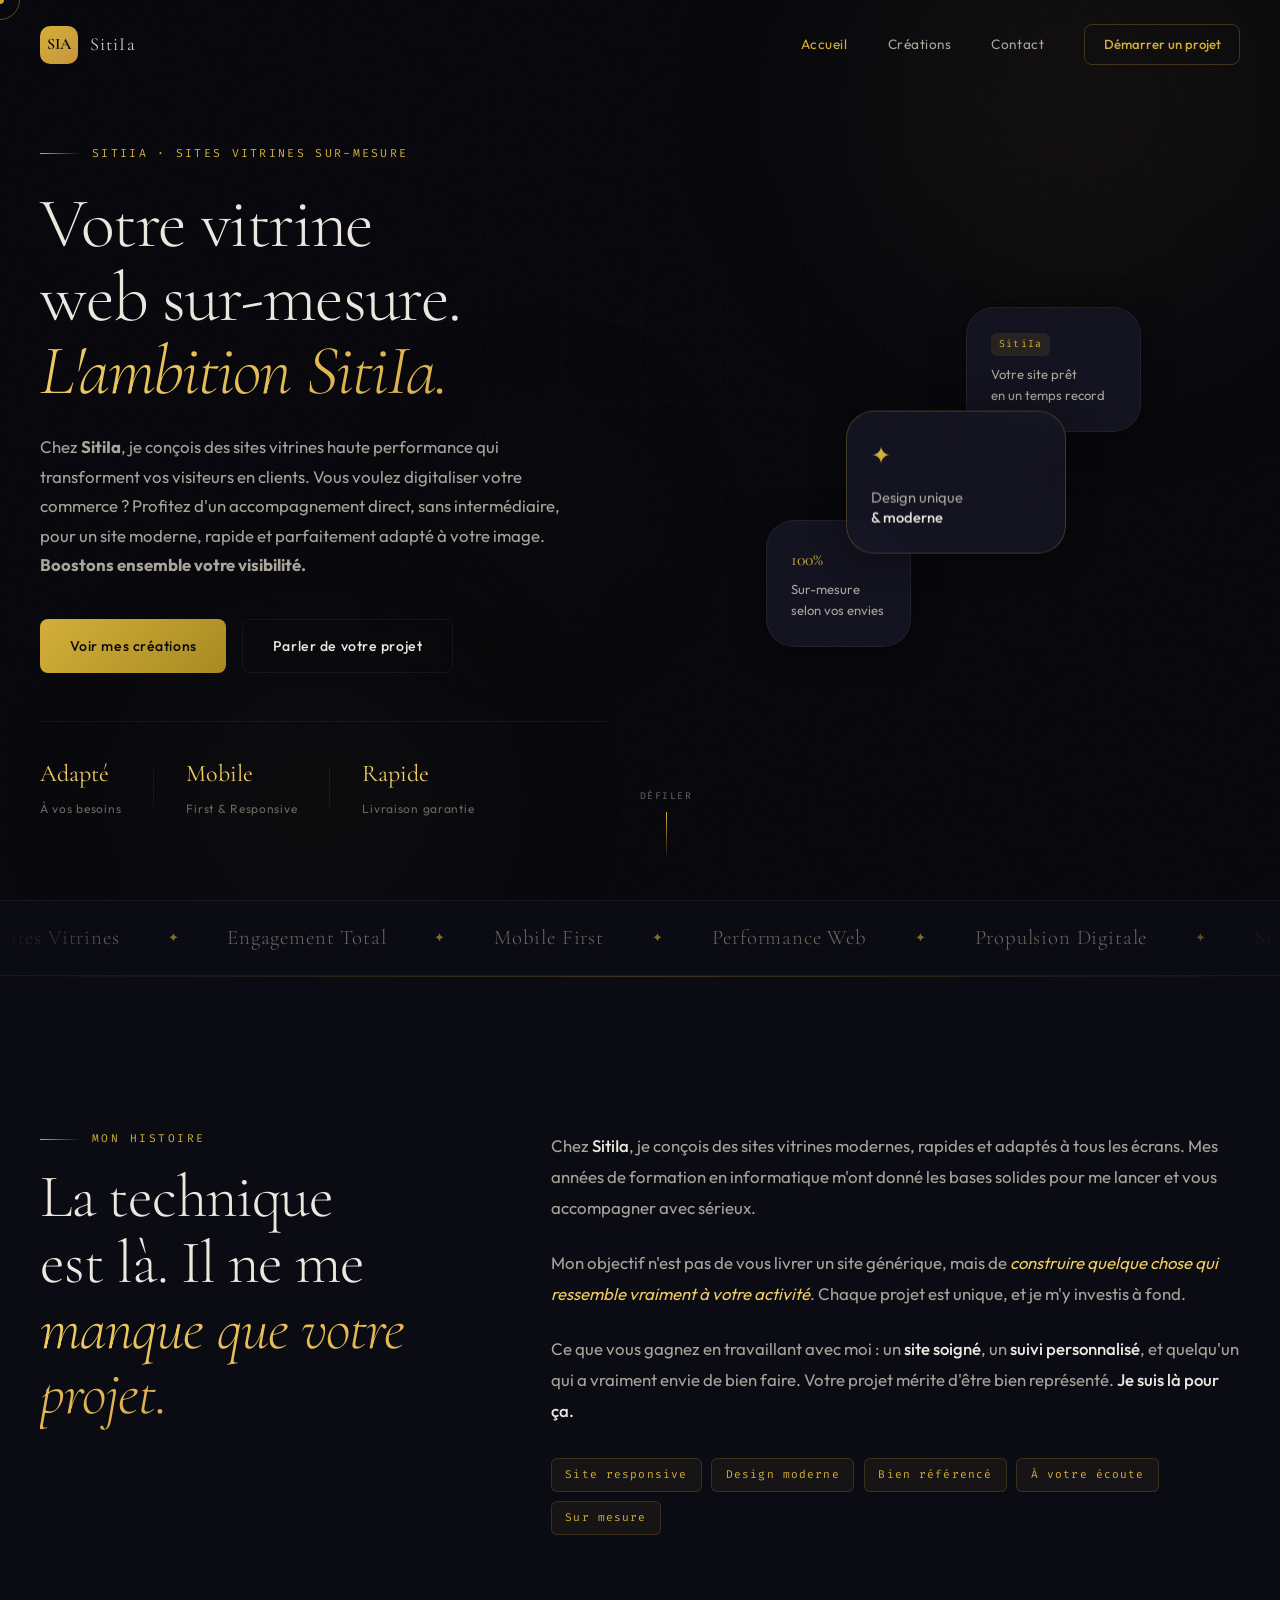
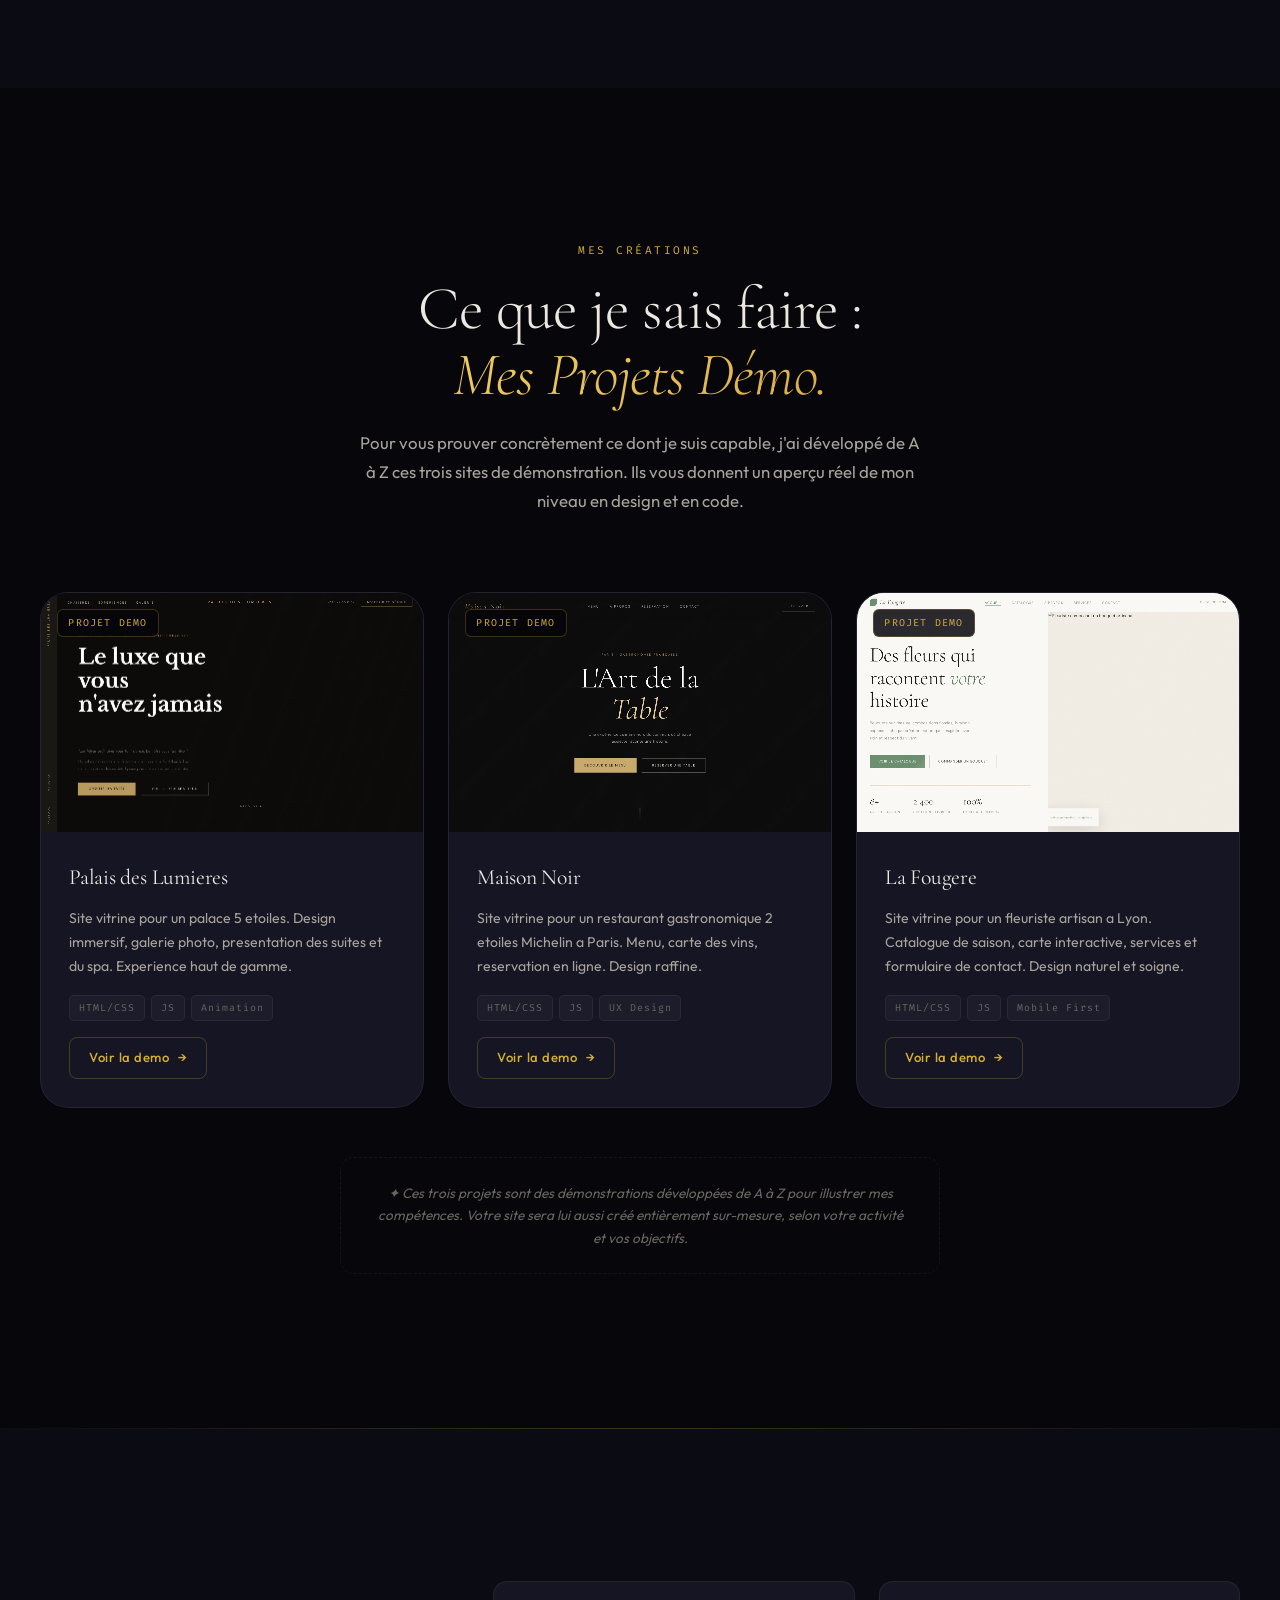
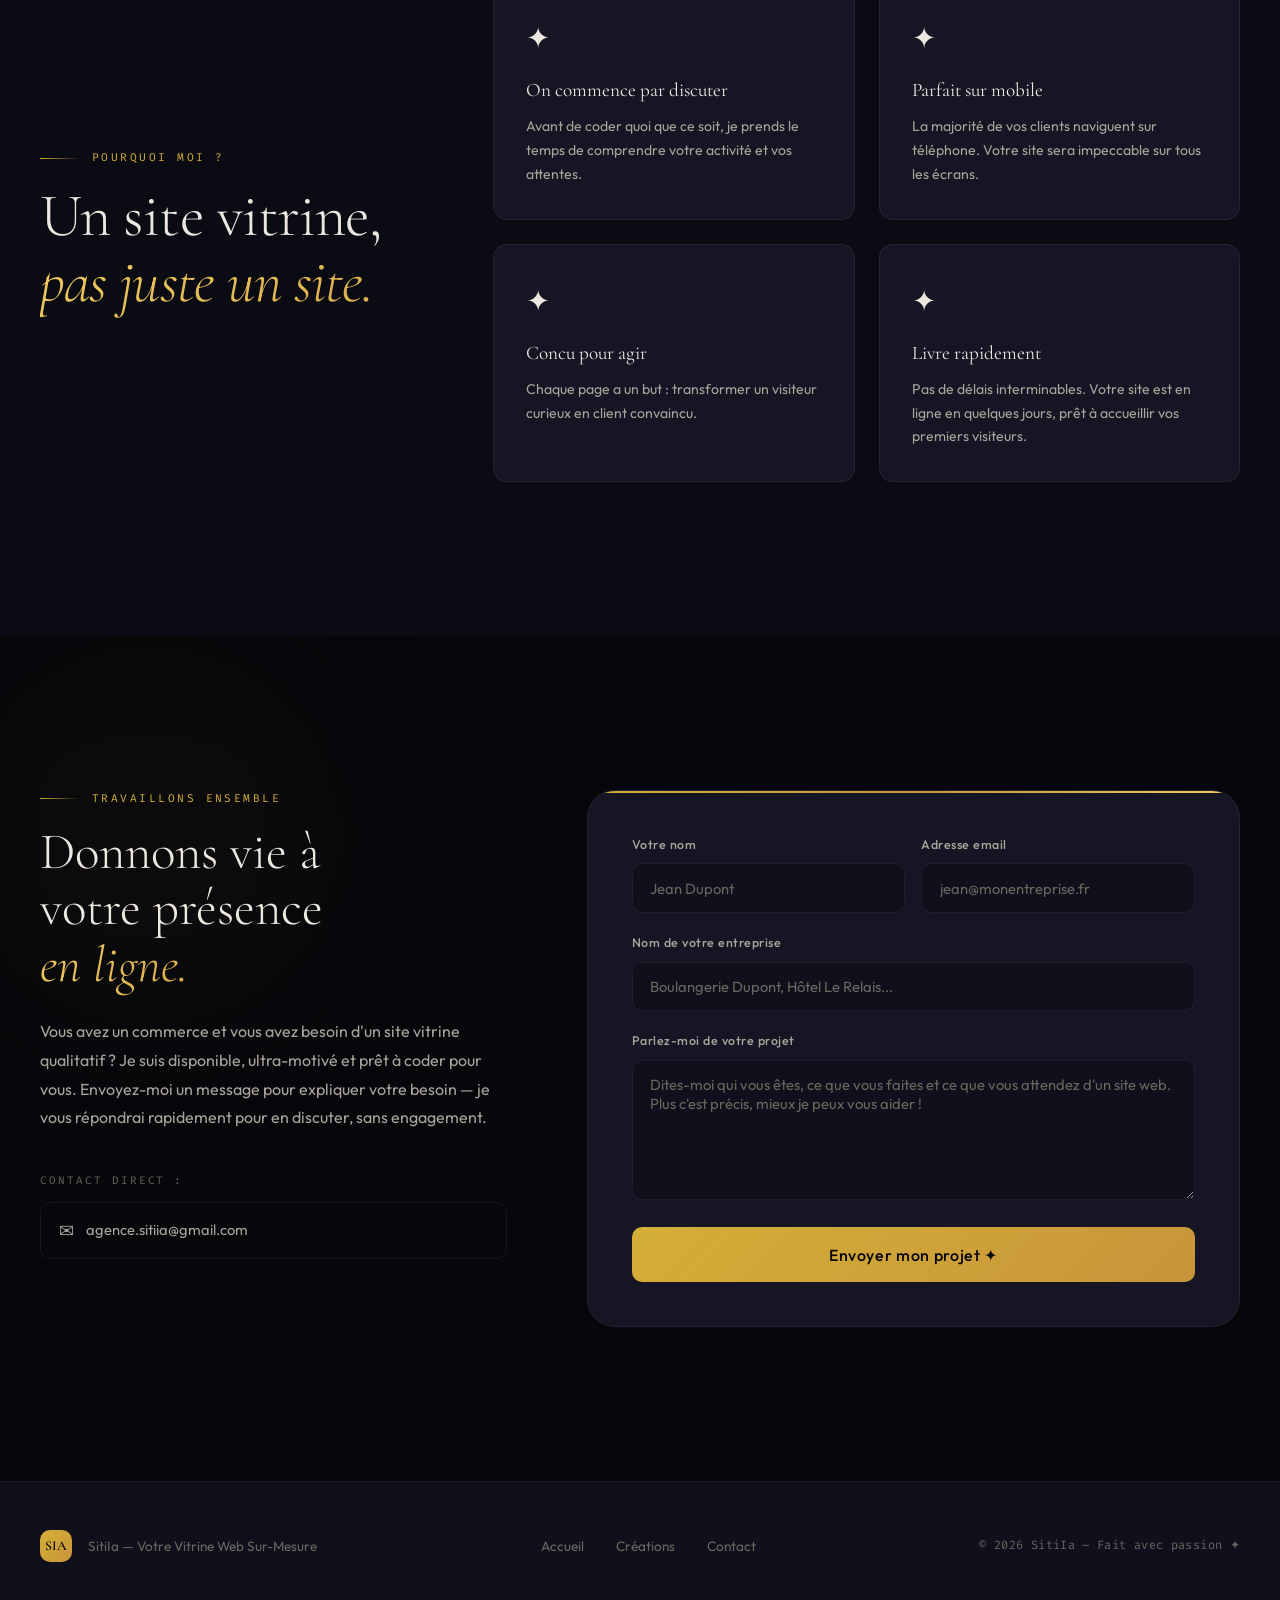
<file: index.html>
<!DOCTYPE html>
<html lang="fr">
<head>
  <meta charset="UTF-8" />
  <meta name="viewport" content="width=device-width, initial-scale=1.0" />
  <title>SitiIa — Votre Vitrine Web Sur-Mesure</title>
  <link rel="preconnect" href="https://fonts.googleapis.com" />
  <link rel="preconnect" href="https://fonts.gstatic.com" crossorigin />
  <link href="https://fonts.googleapis.com/css2?family=Cormorant+Garamond:ital,wght@0,300;0,400;0,600;1,300;1,400&family=Outfit:wght@300;400;500;600&family=Fira+Code:wght@400&display=swap" rel="stylesheet" />
  <link rel="stylesheet" href="style.css" />
</head>
<body>

  <!-- LOADER -->
  <div class="loader" id="loader">
    <div class="loader__inner">
      <span class="loader__logo">SIA</span>
      <div class="loader__bar"><div class="loader__bar-fill"></div></div>
    </div>
  </div>

  <!-- GRAIN OVERLAY -->
  <div class="grain-overlay" aria-hidden="true"></div>

  <!-- CURSEUR PERSONNALISÉ -->
  <div class="cursor" id="cursor"></div>
  <div class="cursor-follower" id="cursorFollower"></div>

  <!-- HEADER / NAVIGATION -->
  <header class="header" id="header">
    <div class="header__inner">
      <a href="#accueil" class="header__logo">
        <span class="logo-initials">SIA</span>
        <span class="logo-text">SitiIa</span>
      </a>

      <nav class="header__nav" aria-label="Navigation principale">
        <a href="#accueil" class="nav-link">Accueil</a>
        <a href="#creations" class="nav-link">Créations</a>
        <a href="#contact" class="nav-link">Contact</a>
        <a href="#contact" class="nav-cta magnetic">Démarrer un projet</a>
      </nav>

      <button class="burger" id="burgerBtn" aria-label="Ouvrir le menu" aria-expanded="false">
        <span></span><span></span><span></span>
      </button>
    </div>

  </header>

  <!-- MENU MOBILE — hors du header pour éviter les bugs de stacking context -->
  <div class="mobile-menu" id="mobileMenu">
    <div class="mobile-menu__inner">
      <span class="mobile-menu__label">Navigation</span>
      <a href="#accueil" class="mobile-nav-link">Accueil</a>
      <a href="#creations" class="mobile-nav-link">Créations</a>
      <a href="#contact" class="mobile-nav-link">Contact</a>
      <a href="#contact" class="mobile-nav-link mobile-nav-cta">Démarrer un projet &rarr;</a>
      <div class="mobile-menu__footer">
        <a href="mailto:agence.sitiia@gmail.com">agence.sitiia@gmail.com</a>
      </div>
    </div>
  </div>

  <!-- SECTION 1 — HERO -->
  <section class="hero" id="accueil">
    <div class="hero__bg-grid"></div>
    <div class="hero__orb hero__orb--1"></div>
    <div class="hero__orb hero__orb--2"></div>
    <div class="hero__orb hero__orb--3"></div>

    <div class="container">
      <div class="hero__content">

        <p class="hero__eyebrow hero-anim anim-1">
          <span class="eyebrow-line"></span>
          SitiIa · Sites vitrines sur-mesure
        </p>

        <h1 class="hero__title hero-anim anim-2">
          Votre vitrine<br />
          web sur-mesure.<br />
          <em>L'ambition SitiIa.</em>
        </h1>

        <p class="hero__subtitle hero-anim anim-3">
          Chez <strong>SitiIa</strong>, je conçois des sites vitrines haute performance qui transforment vos visiteurs en clients. Vous voulez digitaliser votre commerce&nbsp;? Profitez d'un accompagnement direct, sans intermédiaire, pour un site moderne, rapide et parfaitement adapté à votre image. <strong>Boostons ensemble votre visibilité.</strong>
        </p>

        <div class="hero__ctas hero-anim anim-4">
          <a href="#creations" class="btn btn--primary magnetic">Voir mes créations</a>
          <a href="#contact" class="btn btn--ghost magnetic">Parler de votre projet</a>
        </div>

        <div class="hero__stats hero-anim anim-5">
          <div class="stat">
            <span class="stat__number">Adapté</span>
            <span class="stat__label">À vos besoins</span>
          </div>
          <div class="stat-divider"></div>
          <div class="stat">
            <span class="stat__number">Mobile</span>
            <span class="stat__label">First & Responsive</span>
          </div>
          <div class="stat-divider"></div>
          <div class="stat">
            <span class="stat__number">Rapide</span>
            <span class="stat__label">Livraison garantie</span>
          </div>
        </div>
      </div>

      <div class="hero__visual hero-anim anim-3">
        <div class="hero__card-float">
          <div class="float-card float-card--main">
            <div class="float-card__icon">&#10022;</div>
            <p class="float-card__text">Design unique<br/><strong>&amp; moderne</strong></p>
          </div>
          <div class="float-card float-card--secondary">
            <div class="float-card__badge">SitiIa</div>
            <p>Votre site prêt<br/>en un temps record</p>
          </div>
          <div class="float-card float-card--accent">
            <span>100%</span>
            <p>Sur-mesure selon vos envies</p>
          </div>
        </div>
      </div>
    </div>

    <div class="scroll-indicator hero-anim anim-5">
      <span>Défiler</span>
      <div class="scroll-line"></div>
    </div>
  </section>

  <!-- MARQUEE DIVIDER -->
  <div class="marquee-section" aria-hidden="true">
    <div class="marquee-track">
      <span>Sites Vitrines</span>
      <span class="marquee-dot">&#10022;</span>
      <span>Engagement Total</span>
      <span class="marquee-dot">&#10022;</span>
      <span>Mobile First</span>
      <span class="marquee-dot">&#10022;</span>
      <span>Performance Web</span>
      <span class="marquee-dot">&#10022;</span>
      <span>Propulsion Digitale</span>
      <span class="marquee-dot">&#10022;</span>
      <span>Sites Vitrines</span>
      <span class="marquee-dot">&#10022;</span>
      <span>Engagement Total</span>
      <span class="marquee-dot">&#10022;</span>
      <span>Mobile First</span>
      <span class="marquee-dot">&#10022;</span>
      <span>Performance Web</span>
      <span class="marquee-dot">&#10022;</span>
      <span>Propulsion Digitale</span>
      <span class="marquee-dot">&#10022;</span>
    </div>
  </div>

  <!-- SECTION À PROPOS -->
  <section class="about" id="about">
    <div class="container">

      <div class="about__grid">
        <div class="about__text">
          <p class="section-label reveal-up">Mon Histoire</p>
          <h2 class="section-title reveal-up delay-1">
            La technique<br/>est là. Il ne me<br/><em>manque que votre projet.</em>
          </h2>
        </div>

        <div class="about__narrative">
          <p class="about__para reveal-up delay-1">
            Chez <strong>SitiIa</strong>, je conçois des sites vitrines modernes, rapides et adaptés à tous les écrans. Mes années de formation en informatique m'ont donné les bases solides pour me lancer et vous accompagner avec sérieux.
          </p>
          <p class="about__para reveal-up delay-2">
            Mon objectif n'est pas de vous livrer un site générique, mais de <em>construire quelque chose qui ressemble vraiment à votre activité</em>. Chaque projet est unique, et je m'y investis à fond.
          </p>
          <p class="about__para reveal-up delay-3">
            Ce que vous gagnez en travaillant avec moi&nbsp;: un <strong>site soigné</strong>, un <strong>suivi personnalisé</strong>, et quelqu'un qui a vraiment envie de bien faire. Votre projet mérite d'être bien représenté. <strong>Je suis là pour ça.</strong>
          </p>

          <div class="about__tags reveal-up delay-4">
            <span class="tag">Site responsive</span>
            <span class="tag">Design moderne</span>
            <span class="tag">Bien référencé</span>
            <span class="tag">À votre écoute</span>
            <span class="tag">Sur mesure</span>
          </div>
        </div>
      </div>

    </div>
  </section>

  <!-- SECTION PORTFOLIO -->
  <section class="portfolio" id="creations">
    <div class="container">

      <div class="section-header reveal-up">
        <p class="section-label">Mes Créations</p>
        <h2 class="section-title">
          Ce que je sais faire :<br /><em>Mes Projets Démo.</em>
        </h2>
        <p class="section-desc">
          Pour vous prouver concrètement ce dont je suis capable, j'ai développé de A à Z ces trois sites de démonstration. Ils vous donnent un aperçu réel de mon niveau en design et en code.
        </p>
      </div>

      <div class="portfolio__grid">

        <article class="project-card reveal-up delay-1" data-category="Démo · Hôtellerie">
          <div class="project-card__image">
            <div class="project-card__preview">
              <iframe src="site_vitrine/Hotel/vitrine_hotel.html" loading="lazy" title="Apercu Hotel"></iframe>
            </div>
            <div class="project-card__badge">Projet Demo</div>
          </div>
          <div class="project-card__body">
            <h3 class="project-card__title">Palais des Lumieres</h3>
            <p class="project-card__desc">
              Site vitrine pour un palace 5 etoiles. Design immersif, galerie photo, presentation des suites et du spa. Experience haut de gamme.
            </p>
            <div class="project-card__tech">
              <span>HTML/CSS</span><span>JS</span><span>Animation</span>
            </div>
            <a href="site_vitrine/Hotel/vitrine_hotel.html" class="btn btn--card" target="_blank">Voir la demo <span class="btn-arrow">&rarr;</span></a>
          </div>
        </article>

        <article class="project-card reveal-up delay-2" data-category="Démo · Restauration">
          <div class="project-card__image">
            <div class="project-card__preview">
              <iframe src="site_vitrine/restaurant/html/index.html" loading="lazy" title="Apercu Restaurant"></iframe>
            </div>
            <div class="project-card__badge">Projet Demo</div>
          </div>
          <div class="project-card__body">
            <h3 class="project-card__title">Maison Noir</h3>
            <p class="project-card__desc">
              Site vitrine pour un restaurant gastronomique 2 etoiles Michelin a Paris. Menu, carte des vins, reservation en ligne. Design raffine.
            </p>
            <div class="project-card__tech">
              <span>HTML/CSS</span><span>JS</span><span>UX Design</span>
            </div>
            <a href="site_vitrine/restaurant/html/index.html" class="btn btn--card" target="_blank">Voir la demo <span class="btn-arrow">&rarr;</span></a>
          </div>
        </article>

        <article class="project-card reveal-up delay-3" data-category="Démo · Commerce Local">
          <div class="project-card__image">
            <div class="project-card__preview">
              <iframe src="site_vitrine/lafougere/index.html" loading="lazy" title="Apercu Fleuriste"></iframe>
            </div>
            <div class="project-card__badge">Projet Demo</div>
          </div>
          <div class="project-card__body">
            <h3 class="project-card__title">La Fougere</h3>
            <p class="project-card__desc">
              Site vitrine pour un fleuriste artisan a Lyon. Catalogue de saison, carte interactive, services et formulaire de contact. Design naturel et soigne.
            </p>
            <div class="project-card__tech">
              <span>HTML/CSS</span><span>JS</span><span>Mobile First</span>
            </div>
            <a href="site_vitrine/lafougere/index.html" class="btn btn--card" target="_blank">Voir la demo <span class="btn-arrow">&rarr;</span></a>
          </div>
        </article>

      </div>

      <p class="portfolio__note reveal-up">
        &#10022; Ces trois projets sont des démonstrations développées de A à Z pour illustrer mes compétences. Votre site sera lui aussi créé entièrement sur-mesure, selon votre activité et vos objectifs.
      </p>

    </div>
  </section>

  <!-- SECTION VALEUR AJOUTÉE -->
  <section class="value" id="valeur">
    <div class="container">
      <div class="value__grid">

        <div class="value__intro reveal-up">
          <p class="section-label">Pourquoi moi ?</p>
          <h2 class="section-title">
            Un site vitrine,<br/><em>pas juste un site.</em>
          </h2>
        </div>

        <div class="value__items">
          <div class="value-item reveal-up delay-1">
            <div class="value-item__icon">&#10022;</div>
            <h3>On commence par discuter</h3>
            <p>Avant de coder quoi que ce soit, je prends le temps de comprendre votre activité et vos attentes.</p>
          </div>
          <div class="value-item reveal-up delay-2">
            <div class="value-item__icon">&#10022;</div>
            <h3>Parfait sur mobile</h3>
            <p>La majorité de vos clients naviguent sur téléphone. Votre site sera impeccable sur tous les écrans.</p>
          </div>
          <div class="value-item reveal-up delay-3">
            <div class="value-item__icon">&#10022;</div>
            <h3>Concu pour agir</h3>
            <p>Chaque page a un but : transformer un visiteur curieux en client convaincu.</p>
          </div>
          <div class="value-item reveal-up delay-4">
            <div class="value-item__icon">&#10022;</div>
            <h3>Livre rapidement</h3>
            <p>Pas de délais interminables. Votre site est en ligne en quelques jours, prêt à accueillir vos premiers visiteurs.</p>
          </div>
        </div>

      </div>
    </div>
  </section>

  <!-- SECTION CONTACT -->
  <section class="contact" id="contact">
    <div class="contact__bg-orb"></div>
    <div class="container">

      <div class="contact__grid">

        <div class="contact__intro reveal-up">
          <p class="section-label">Travaillons Ensemble</p>
          <h2 class="contact__title">
            Donnons vie à<br />votre présence<br /><em>en ligne.</em>
          </h2>
          <p class="contact__text">
            Vous avez un commerce et vous avez besoin d'un site vitrine qualitatif&nbsp;? Je suis disponible, ultra-motivé et prêt à coder pour vous. Envoyez-moi un message pour expliquer votre besoin — je vous répondrai rapidement pour en discuter, sans engagement.
          </p>

          <div class="contact__direct">
            <p class="contact__direct-label">Contact direct :</p>
            <a href="mailto:agence.sitiia@gmail.com" class="contact__email-link">
              <span class="contact-icon">&#9993;</span>
              agence.sitiia@gmail.com
            </a>
          </div>
        </div>

        <div class="contact__form-wrapper reveal-up delay-2">
          <form class="contact-form" id="contactForm" action="https://api.web3forms.com/submit" method="POST" novalidate>
            <input type="hidden" name="access_key" value="6a008b5a-0076-4fb1-8fc8-91a15a5621ad" />
            <input type="hidden" name="subject" value="Nouveau projet — SitiIa" />
            <input type="hidden" name="from_name" value="SitiIa Contact" />
            <input type="hidden" name="redirect" value="" />

            <div class="form-row">
              <div class="form-group">
                <label class="form-label" for="nom">Votre nom</label>
                <input
                  class="form-input"
                  type="text"
                  id="nom"
                  name="nom"
                  placeholder="Jean Dupont"
                  required
                  autocomplete="name"
                />
              </div>
              <div class="form-group">
                <label class="form-label" for="email">Adresse email</label>
                <input
                  class="form-input"
                  type="email"
                  id="email"
                  name="email"
                  placeholder="jean@monentreprise.fr"
                  required
                  autocomplete="email"
                />
              </div>
            </div>

            <div class="form-group">
              <label class="form-label" for="entreprise">Nom de votre entreprise</label>
              <input
                class="form-input"
                type="text"
                id="entreprise"
                name="entreprise"
                placeholder="Boulangerie Dupont, Hôtel Le Relais..."
                required
              />
            </div>

            <div class="form-group">
              <label class="form-label" for="message">Parlez-moi de votre projet</label>
              <textarea
                class="form-input form-textarea"
                id="message"
                name="message"
                rows="5"
                placeholder="Dites-moi qui vous êtes, ce que vous faites et ce que vous attendez d'un site web. Plus c'est précis, mieux je peux vous aider !"
                required
              ></textarea>
            </div>

            <button type="submit" class="btn btn--submit magnetic" id="submitBtn">
              <span class="btn-text">Envoyer mon projet &#10022;</span>
              <span class="btn-loading" style="display:none">Envoi en cours...</span>
            </button>

            <div class="form-success" id="formSuccess" style="display:none">
              <span class="success-icon">&#10003;</span>
              Merci ! J'ai bien reçu votre message et je vous répondrai dans les 24h.
            </div>

          </form>
        </div>

      </div>
    </div>
  </section>

  <!-- FOOTER -->
  <footer class="footer">
    <div class="container">
      <div class="footer__inner">
        <div class="footer__brand">
          <span class="logo-initials">SIA</span>
          <p>SitiIa — Votre Vitrine Web Sur-Mesure</p>
        </div>
        <nav class="footer__nav" aria-label="Navigation pied de page">
          <a href="#accueil">Accueil</a>
          <a href="#creations">Créations</a>
          <a href="#contact">Contact</a>
        </nav>
        <p class="footer__copy">
          &copy; <span id="footerYear"></span> SitiIa — Fait avec passion &#10022;
        </p>
      </div>
    </div>
  </footer>

  <!-- MOBILE FLOATING CTA -->
  <div class="mobile-fab" id="mobileFab">
    <a href="#contact" class="mobile-fab__btn">
      Démarrer un projet &#10022;
    </a>
  </div>

  <script src="script.js"></script>
</body>
</html>
</file>
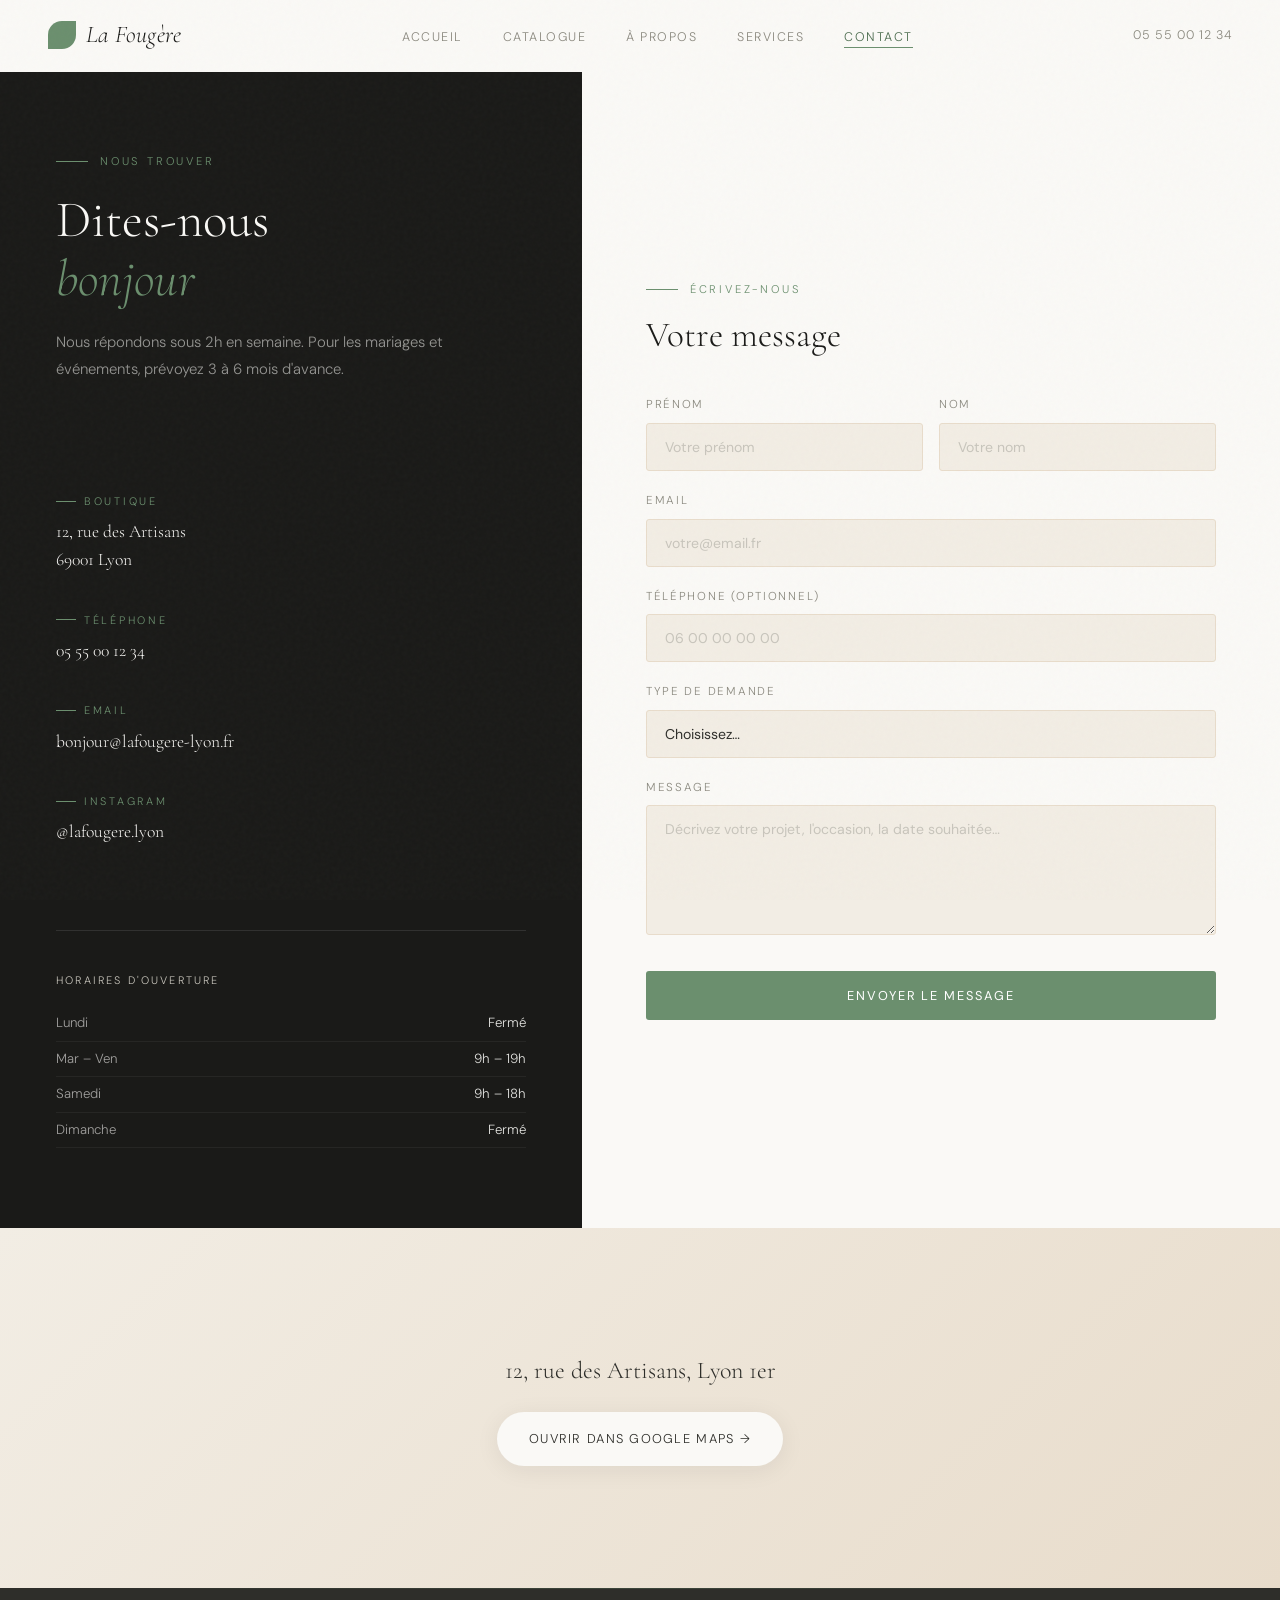
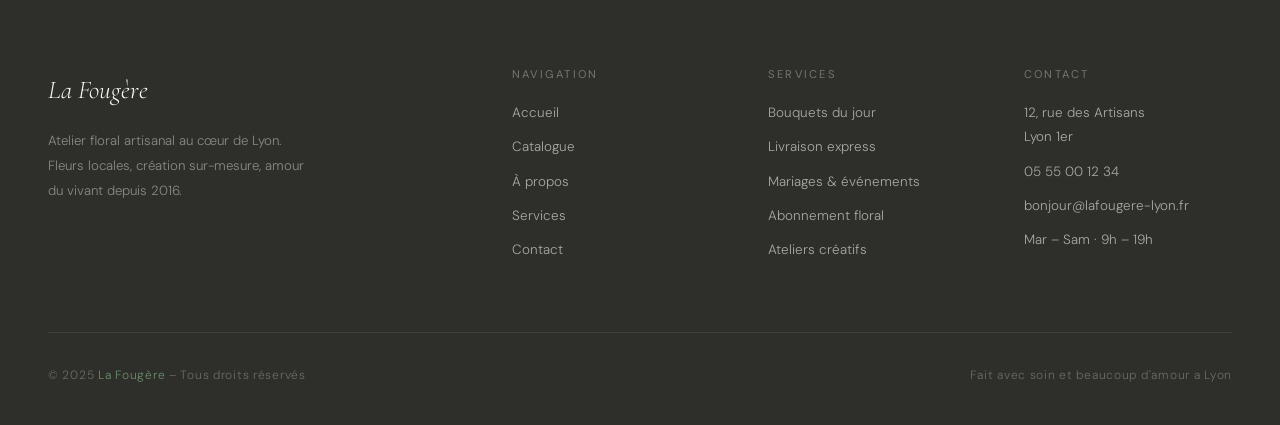
<file: site_vitrine/lafougere/pages/contact.html>
<!DOCTYPE html>
<html lang="fr">
<head>
  <meta charset="UTF-8"/>
  <meta name="viewport" content="width=device-width, initial-scale=1.0"/>
  <title>Contact — La Fougère</title>
  <meta name="description" content="Contactez La Fougère pour commander un bouquet, organiser votre mariage ou souscrire à un abonnement floral. Lyon 1er, livraison express."/>
    <link rel="preconnect" href="https://fonts.googleapis.com"/>
  <link rel="preconnect" href="https://fonts.gstatic.com" crossorigin/>
  <link href="https://fonts.googleapis.com/css2?family=Cormorant+Garamond:ital,wght@0,300;0,400;0,500;0,600;1,300;1,400;1,500;1,600&family=DM+Sans:ital,opsz,wght@0,9..40,300;0,9..40,400;0,9..40,500;1,9..40,300&display=swap" rel="stylesheet"/>
  <link rel="stylesheet" href="../css/style.css"/>
</head>
<body>

<header>
  <nav class="nav" role="navigation" aria-label="Navigation principale">
    <a href="../index.html" class="nav-logo">
      <span class="nav-logo-leaf" aria-hidden="true"></span>
      <span class="nav-logo-text">La Fougère</span>
    </a>
    <ul class="nav-links" role="list">
      <li><a href="../index.html">Accueil</a></li>
      <li><a href="catalogue.html">Catalogue</a></li>
      <li><a href="apropos.html">À propos</a></li>
      <li><a href="services.html">Services</a></li>
      <li><a href="contact.html" class="active">Contact</a></li>
    </ul>
    <div class="nav-cta">
      <a href="tel:+33555001234" class="nav-phone">05 55 00 12 34</a>
      <button class="nav-burger" aria-label="Ouvrir le menu" aria-expanded="false">
        <span></span><span></span><span></span>
      </button>
    </div>
  </nav>
  <nav class="mobile-menu" aria-label="Menu mobile">
    <a href="../index.html">Accueil</a>
    <a href="catalogue.html">Catalogue</a>
    <a href="apropos.html">À propos</a>
    <a href="services.html">Services</a>
    <a href="contact.html">Contact</a>
    <a href="tel:+33555001234" style="font-size:1rem;font-family:var(--sans);color:var(--sauge);">05 55 00 12 34</a>
  </nav>
</header>

<main class="page-content">

  <!-- ════ CONTACT SPLIT ════ -->
  <section class="contact-section" aria-labelledby="contact-title">

    <!-- Info -->
    <div class="contact-info">
      <span class="eyebrow" style="color:var(--sauge);">Nous trouver</span>
      <h2 class="section-title-xl" id="contact-title">Dites-nous<br/><em style="font-style:italic;color:var(--sauge)">bonjour</em></h2>
      <p class="section-sub">Nous répondons sous 2h en semaine. Pour les mariages et événements, prévoyez 3 à 6 mois d'avance.</p>

      <div style="margin-top:48px;">
        <div class="contact-detail-item">
          <span class="contact-detail-label">Boutique</span>
          <span class="contact-detail-value">12, rue des Artisans<br/>69001 Lyon</span>
        </div>
        <div class="contact-detail-item">
          <span class="contact-detail-label">Téléphone</span>
          <span class="contact-detail-value"><a href="tel:+33555001234">05 55 00 12 34</a></span>
        </div>
        <div class="contact-detail-item">
          <span class="contact-detail-label">Email</span>
          <span class="contact-detail-value"><a href="mailto:bonjour@lafougere-lyon.fr">bonjour@lafougere-lyon.fr</a></span>
        </div>
        <div class="contact-detail-item">
          <span class="contact-detail-label">Instagram</span>
          <span class="contact-detail-value"><a href="#" aria-label="Instagram La Fougère">@lafougere.lyon</a></span>
        </div>
      </div>

      <div class="contact-hours">
        <p class="hours-title">Horaires d'ouverture</p>
        <div class="hours-row"><span>Lundi</span><span>Fermé</span></div>
        <div class="hours-row"><span>Mar – Ven</span><span>9h – 19h</span></div>
        <div class="hours-row"><span>Samedi</span><span>9h – 18h</span></div>
        <div class="hours-row"><span>Dimanche</span><span>Fermé</span></div>
      </div>
    </div>

    <!-- Formulaire -->
    <div class="contact-form-col">
      <span class="eyebrow">Écrivez-nous</span>
      <h2>Votre message</h2>

      <form id="contactForm" novalidate aria-label="Formulaire de contact">
        <div class="form-row">
          <div class="form-group">
            <label class="form-label" for="prenom">Prénom</label>
            <input id="prenom" class="form-control" type="text" placeholder="Votre prénom" required autocomplete="given-name"/>
          </div>
          <div class="form-group">
            <label class="form-label" for="nom">Nom</label>
            <input id="nom" class="form-control" type="text" placeholder="Votre nom" required autocomplete="family-name"/>
          </div>
        </div>
        <div class="form-group">
          <label class="form-label" for="email">Email</label>
          <input id="email" class="form-control" type="email" placeholder="votre@email.fr" required autocomplete="email"/>
        </div>
        <div class="form-group">
          <label class="form-label" for="telephone">Téléphone (optionnel)</label>
          <input id="telephone" class="form-control" type="tel" placeholder="06 00 00 00 00" autocomplete="tel"/>
        </div>
        <div class="form-group">
          <label class="form-label" for="sujet">Type de demande</label>
          <select id="sujet" class="form-control" required>
            <option value="">Choisissez…</option>
            <option value="bouquet">Commander un bouquet</option>
            <option value="mariage">Mariage / événement</option>
            <option value="abonnement">Abonnement floral</option>
            <option value="atelier">Atelier créatif</option>
            <option value="entreprise">Décoration entreprise</option>
            <option value="autre">Autre</option>
          </select>
        </div>
        <div class="form-group">
          <label class="form-label" for="message">Message</label>
          <textarea id="message" class="form-control" placeholder="Décrivez votre projet, l'occasion, la date souhaitée…" required></textarea>
        </div>
        <button type="submit" class="form-submit">Envoyer le message</button>
      </form>

      <div id="formSuccess" class="form-success" role="alert" aria-live="polite">
        <h3>Message recu !</h3>
        <p>Merci pour votre message. L'équipe de La Fougère vous répondra dans les meilleurs délais (sous 2h en semaine).</p>
      </div>
    </div>

  </section>

  <!-- ════ MAP PLACEHOLDER ════ -->
  <div class="map-section" aria-label="Carte de localisation">
    <div style="position:absolute;inset:0;background:linear-gradient(135deg,var(--creme) 0%,var(--sable) 100%);"></div>
    <div class="map-overlay">
      <p style="font-family:var(--serif);font-size:1.5rem;color:var(--charbon);margin-bottom:20px;position:relative;z-index:1;">
        12, rue des Artisans, Lyon 1er
      </p>
      <a href="https://maps.google.com/?q=Lyon+1er+France" target="_blank" rel="noopener noreferrer">
        Ouvrir dans Google Maps →
      </a>
    </div>
  </div>

</main>

<footer class="footer" role="contentinfo">
  <div class="footer-grid">
    <div class="footer-brand">
      <span class="nav-logo-text">La Fougère</span>
      <p>Atelier floral artisanal au cœur de Lyon. Fleurs locales, création sur-mesure, amour du vivant depuis 2016.</p>
    </div>
    <div class="footer-col">
      <h4>Navigation</h4>
      <a href="../index.html">Accueil</a>
      <a href="catalogue.html">Catalogue</a>
      <a href="apropos.html">À propos</a>
      <a href="services.html">Services</a>
      <a href="contact.html">Contact</a>
    </div>
    <div class="footer-col">
      <h4>Services</h4>
      <p>Bouquets du jour</p>
      <p>Livraison express</p>
      <p>Mariages &amp; événements</p>
      <p>Abonnement floral</p>
      <p>Ateliers créatifs</p>
    </div>
    <div class="footer-col">
      <h4>Contact</h4>
      <p>12, rue des Artisans<br/>Lyon 1er</p>
      <a href="tel:+33555001234">05 55 00 12 34</a>
      <a href="mailto:bonjour@lafougere-lyon.fr">bonjour@lafougere-lyon.fr</a>
      <p style="margin-top:8px;">Mar – Sam · 9h – 19h</p>
    </div>
  </div>
  <div class="footer-bottom">
    <p class="footer-copy">© 2025 <span>La Fougère</span> – Tous droits réservés</p>
    <p class="footer-copy">Fait avec soin et beaucoup d'amour a Lyon</p>
  </div>
</footer>

<script src="../js/script.js"></script>
</body>
</html>
</file>
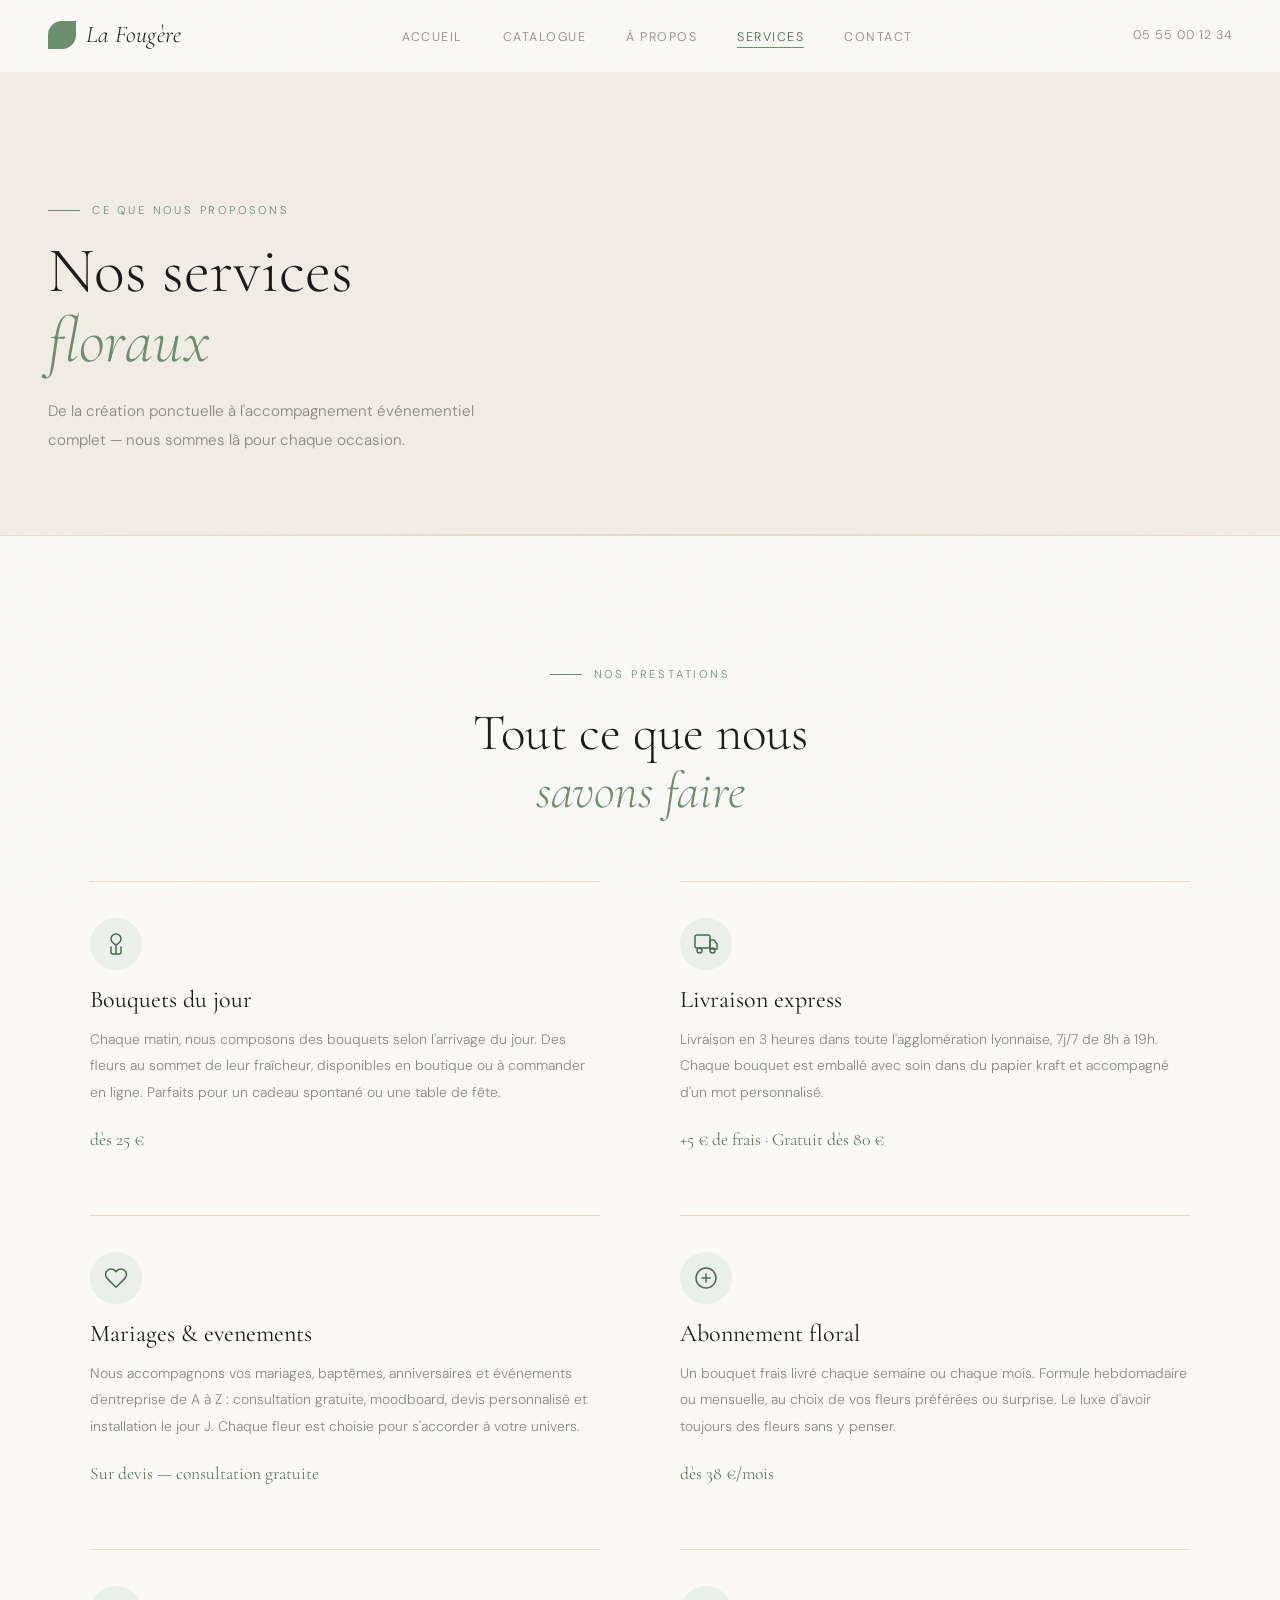
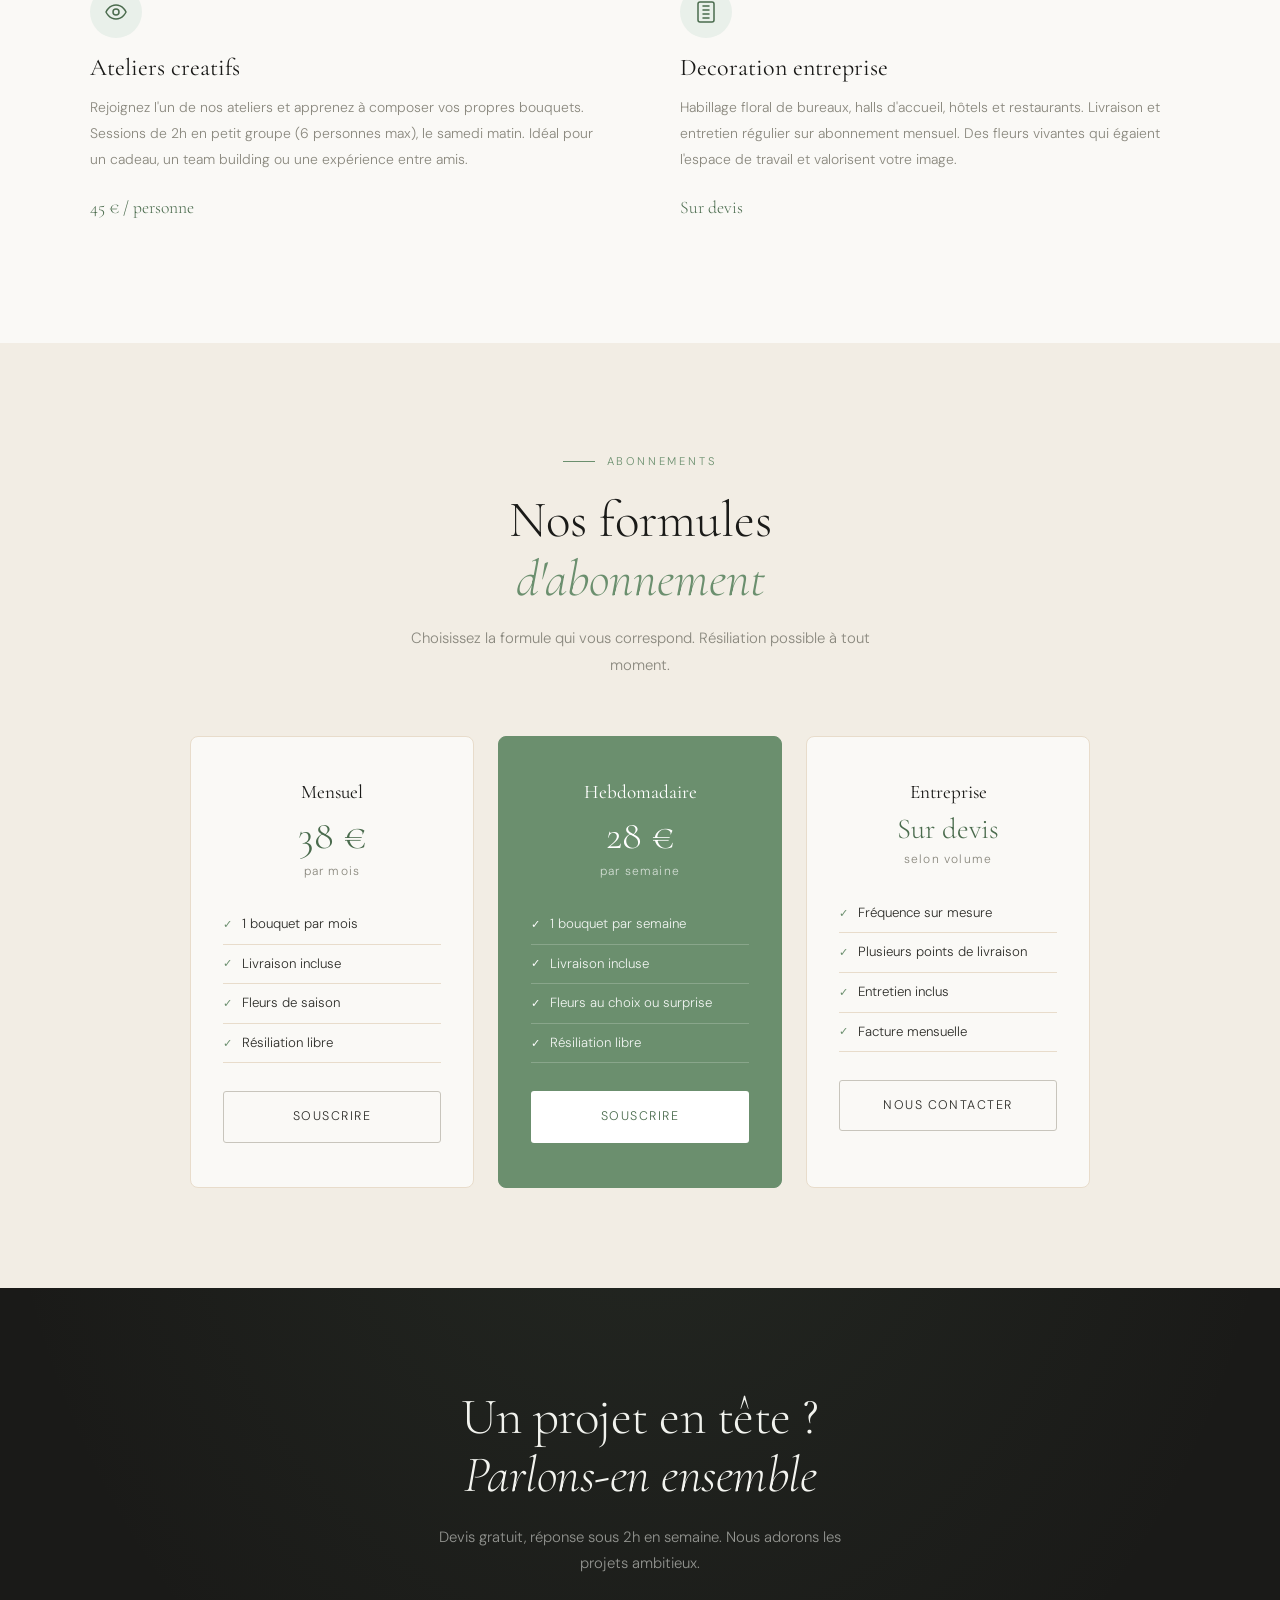
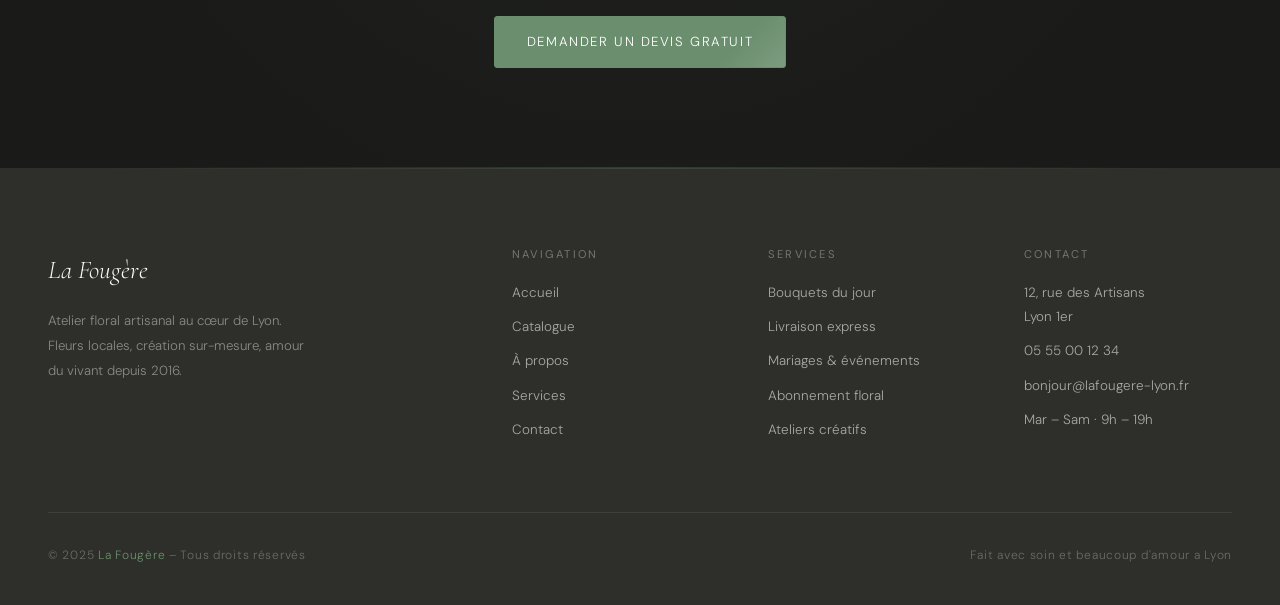
<file: site_vitrine/lafougere/pages/services.html>
<!DOCTYPE html>
<html lang="fr">
<head>
  <meta charset="UTF-8"/>
  <meta name="viewport" content="width=device-width, initial-scale=1.0"/>
  <title>Services — La Fougère</title>
  <meta name="description" content="Tous les services de La Fougère : livraison express, mariages, abonnements floraux, ateliers créatifs. Fleuriste artisan à Lyon."/>
    <link rel="preconnect" href="https://fonts.googleapis.com"/>
  <link rel="preconnect" href="https://fonts.gstatic.com" crossorigin/>
  <link href="https://fonts.googleapis.com/css2?family=Cormorant+Garamond:ital,wght@0,300;0,400;0,500;0,600;1,300;1,400;1,500;1,600&family=DM+Sans:ital,opsz,wght@0,9..40,300;0,9..40,400;0,9..40,500;1,9..40,300&display=swap" rel="stylesheet"/>
  <link rel="stylesheet" href="../css/style.css"/>
</head>
<body>

<header>
  <nav class="nav" role="navigation" aria-label="Navigation principale">
    <a href="../index.html" class="nav-logo">
      <span class="nav-logo-leaf" aria-hidden="true"></span>
      <span class="nav-logo-text">La Fougère</span>
    </a>
    <ul class="nav-links" role="list">
      <li><a href="../index.html">Accueil</a></li>
      <li><a href="catalogue.html">Catalogue</a></li>
      <li><a href="apropos.html">À propos</a></li>
      <li><a href="services.html" class="active">Services</a></li>
      <li><a href="contact.html">Contact</a></li>
    </ul>
    <div class="nav-cta">
      <a href="tel:+33555001234" class="nav-phone">05 55 00 12 34</a>
      <button class="nav-burger" aria-label="Ouvrir le menu" aria-expanded="false">
        <span></span><span></span><span></span>
      </button>
    </div>
  </nav>
  <nav class="mobile-menu" aria-label="Menu mobile">
    <a href="../index.html">Accueil</a>
    <a href="catalogue.html">Catalogue</a>
    <a href="apropos.html">À propos</a>
    <a href="services.html">Services</a>
    <a href="contact.html">Contact</a>
    <a href="tel:+33555001234" style="font-size:1rem;font-family:var(--sans);color:var(--sauge);">05 55 00 12 34</a>
  </nav>
</header>

<main class="page-content">

  <!-- ════ PAGE HERO ════ -->
  <div class="page-hero">
    <span class="eyebrow">Ce que nous proposons</span>
    <h1>Nos services<br/><em style="font-style:italic;color:var(--sauge)">floraux</em></h1>
    <p>De la création ponctuelle à l'accompagnement événementiel complet — nous sommes là pour chaque occasion.</p>
  </div>

  <!-- ════ SERVICES DÉTAILLÉS ════ -->
  <section class="services-page-section" aria-labelledby="services-title">
    <div class="section-center fade-up">
      <span class="eyebrow">Nos prestations</span>
      <h2 class="section-title-xl" id="services-title">Tout ce que nous<br/><em style="font-style:italic;color:var(--sauge)">savons faire</em></h2>
    </div>
    <div class="service-detail-grid">

      <div class="service-detail-card fade-up">
        <span class="service-detail-icon" aria-hidden="true"><svg viewBox="0 0 24 24"><path d="M12 2C9 2 7 4.5 7 7c0 3 5 6 5 6s5-3 5-6c0-2.5-2-5-5-5z"/><path d="M7 15v5c0 1.1.9 2 2 2h6a2 2 0 002-2v-5"/><line x1="12" y1="13" x2="12" y2="22"/></svg></span>
        <h3 class="service-detail-name">Bouquets du jour</h3>
        <p class="service-detail-desc">
          Chaque matin, nous composons des bouquets selon l'arrivage du jour. Des fleurs au sommet de leur fraîcheur, disponibles en boutique ou à commander en ligne. Parfaits pour un cadeau spontané ou une table de fête.
        </p>
        <span class="service-detail-price">dès 25 €</span>
      </div>

      <div class="service-detail-card fade-up">
        <span class="service-detail-icon" aria-hidden="true"><svg viewBox="0 0 24 24"><rect x="1" y="3" width="15" height="13" rx="2"/><path d="M16 8h4l3 4v5h-7V8z"/><circle cx="5.5" cy="18.5" r="2.5"/><circle cx="18.5" cy="18.5" r="2.5"/></svg></span>
        <h3 class="service-detail-name">Livraison express</h3>
        <p class="service-detail-desc">
          Livraison en 3 heures dans toute l'agglomération lyonnaise, 7j/7 de 8h à 19h. Chaque bouquet est emballé avec soin dans du papier kraft et accompagné d'un mot personnalisé.
        </p>
        <span class="service-detail-price">+5 € de frais · Gratuit dès 80 €</span>
      </div>

      <div class="service-detail-card fade-up">
        <span class="service-detail-icon" aria-hidden="true"><svg viewBox="0 0 24 24"><path d="M20.84 4.61a5.5 5.5 0 00-7.78 0L12 5.67l-1.06-1.06a5.5 5.5 0 00-7.78 7.78L12 21.23l8.84-8.84a5.5 5.5 0 000-7.78z"/></svg></span>
        <h3 class="service-detail-name">Mariages &amp; evenements</h3>
        <p class="service-detail-desc">
          Nous accompagnons vos mariages, baptêmes, anniversaires et événements d'entreprise de A à Z : consultation gratuite, moodboard, devis personnalisé et installation le jour J. Chaque fleur est choisie pour s'accorder à votre univers.
        </p>
        <span class="service-detail-price">Sur devis — consultation gratuite</span>
      </div>

      <div class="service-detail-card fade-up">
        <span class="service-detail-icon" aria-hidden="true"><svg viewBox="0 0 24 24"><circle cx="12" cy="12" r="10"/><path d="M12 8v8"/><path d="M8 12h8"/></svg></span>
        <h3 class="service-detail-name">Abonnement floral</h3>
        <p class="service-detail-desc">
          Un bouquet frais livré chaque semaine ou chaque mois. Formule hebdomadaire ou mensuelle, au choix de vos fleurs préférées ou surprise. Le luxe d'avoir toujours des fleurs sans y penser.
        </p>
        <span class="service-detail-price">dès 38 €/mois</span>
      </div>

      <div class="service-detail-card fade-up">
        <span class="service-detail-icon" aria-hidden="true"><svg viewBox="0 0 24 24"><path d="M2 12s3-7 10-7 10 7 10 7-3 7-10 7-10-7-10-7z"/><circle cx="12" cy="12" r="3"/></svg></span>
        <h3 class="service-detail-name">Ateliers creatifs</h3>
        <p class="service-detail-desc">
          Rejoignez l'un de nos ateliers et apprenez à composer vos propres bouquets. Sessions de 2h en petit groupe (6 personnes max), le samedi matin. Idéal pour un cadeau, un team building ou une expérience entre amis.
        </p>
        <span class="service-detail-price">45 € / personne</span>
      </div>

      <div class="service-detail-card fade-up">
        <span class="service-detail-icon" aria-hidden="true"><svg viewBox="0 0 24 24"><rect x="4" y="2" width="16" height="20" rx="2"/><line x1="9" y1="6" x2="15" y2="6"/><line x1="9" y1="10" x2="15" y2="10"/><line x1="9" y1="14" x2="15" y2="14"/><line x1="9" y1="18" x2="15" y2="18"/></svg></span>
        <h3 class="service-detail-name">Decoration entreprise</h3>
        <p class="service-detail-desc">
          Habillage floral de bureaux, halls d'accueil, hôtels et restaurants. Livraison et entretien régulier sur abonnement mensuel. Des fleurs vivantes qui égaient l'espace de travail et valorisent votre image.
        </p>
        <span class="service-detail-price">Sur devis</span>
      </div>

    </div>
  </section>

  <!-- ════ TARIFS ABONNEMENT ════ -->
  <section class="tarifs-section" aria-labelledby="tarifs-title">
    <div class="fade-up">
      <span class="eyebrow">Abonnements</span>
      <h2 class="section-title-xl" id="tarifs-title">Nos formules<br/><em style="font-style:italic;color:var(--sauge)">d'abonnement</em></h2>
      <p class="section-sub" style="margin:0 auto;">Choisissez la formule qui vous correspond. Résiliation possible à tout moment.</p>
    </div>
    <div class="tarifs-grid">

      <div class="tarif-card fade-up">
        <h3 class="tarif-name">Mensuel</h3>
        <div class="tarif-price">38 €</div>
        <div class="tarif-period">par mois</div>
        <ul class="tarif-features">
          <li>1 bouquet par mois</li>
          <li>Livraison incluse</li>
          <li>Fleurs de saison</li>
          <li>Résiliation libre</li>
        </ul>
        <a href="contact.html" class="btn btn-outline" style="width:100%;justify-content:center;">Souscrire</a>
      </div>

      <div class="tarif-card featured fade-up">
        <h3 class="tarif-name">Hebdomadaire</h3>
        <div class="tarif-price">28 €</div>
        <div class="tarif-period">par semaine</div>
        <ul class="tarif-features">
          <li>1 bouquet par semaine</li>
          <li>Livraison incluse</li>
          <li>Fleurs au choix ou surprise</li>
          <li>Résiliation libre</li>
        </ul>
        <a href="contact.html" class="btn" style="background:white;color:var(--sauge-f);width:100%;justify-content:center;">Souscrire</a>
      </div>

      <div class="tarif-card fade-up">
        <h3 class="tarif-name">Entreprise</h3>
        <div class="tarif-price" style="font-size:1.8rem;">Sur devis</div>
        <div class="tarif-period">selon volume</div>
        <ul class="tarif-features">
          <li>Fréquence sur mesure</li>
          <li>Plusieurs points de livraison</li>
          <li>Entretien inclus</li>
          <li>Facture mensuelle</li>
        </ul>
        <a href="contact.html" class="btn btn-outline" style="width:100%;justify-content:center;">Nous contacter</a>
      </div>

    </div>
  </section>

  <!-- ════ CTA ════ -->
  <section class="cta-banner">
    <h2>Un projet en tête ?<br/><em style="font-style:italic;">Parlons-en ensemble</em></h2>
    <p>Devis gratuit, réponse sous 2h en semaine. Nous adorons les projets ambitieux.</p>
    <a href="contact.html" class="btn btn-primary">Demander un devis gratuit</a>
  </section>

</main>

<footer class="footer" role="contentinfo">
  <div class="footer-grid">
    <div class="footer-brand">
      <span class="nav-logo-text">La Fougère</span>
      <p>Atelier floral artisanal au cœur de Lyon. Fleurs locales, création sur-mesure, amour du vivant depuis 2016.</p>
    </div>
    <div class="footer-col">
      <h4>Navigation</h4>
      <a href="../index.html">Accueil</a>
      <a href="catalogue.html">Catalogue</a>
      <a href="apropos.html">À propos</a>
      <a href="services.html">Services</a>
      <a href="contact.html">Contact</a>
    </div>
    <div class="footer-col">
      <h4>Services</h4>
      <p>Bouquets du jour</p>
      <p>Livraison express</p>
      <p>Mariages &amp; événements</p>
      <p>Abonnement floral</p>
      <p>Ateliers créatifs</p>
    </div>
    <div class="footer-col">
      <h4>Contact</h4>
      <p>12, rue des Artisans<br/>Lyon 1er</p>
      <a href="tel:+33555001234">05 55 00 12 34</a>
      <a href="mailto:bonjour@lafougere-lyon.fr">bonjour@lafougere-lyon.fr</a>
      <p style="margin-top:8px;">Mar – Sam · 9h – 19h</p>
    </div>
  </div>
  <div class="footer-bottom">
    <p class="footer-copy">© 2025 <span>La Fougère</span> – Tous droits réservés</p>
    <p class="footer-copy">Fait avec soin et beaucoup d'amour a Lyon</p>
  </div>
</footer>

<script src="../js/script.js"></script>
</body>
</html>
</file>
<file: style.css>
/* ═══════════════════════════════════════════════════════════════
   SitiIa — Votre Vitrine Web Sur-Mesure
   Aesthetic: Cinematic Dark Luxury · Gold/Amber Accents · Editorial
   ═══════════════════════════════════════════════════════════════ */

/* ──────────────────────────────────────────
   1. VARIABLES CSS & RESET
────────────────────────────────────────── */
:root {
  --bg:           #06060b;
  --bg-2:         #0b0b14;
  --bg-3:         #10101c;
  --surface:      #151524;
  --surface-2:    #1c1c32;
  --border:       rgba(255, 255, 255, 0.06);
  --border-gold:  rgba(212, 175, 55, 0.25);

  --gold:         #d4af37;
  --gold-light:   #f0cc60;
  --gold-dark:    #a88a20;
  --amber:        #c8953a;
  --gold-glow:    rgba(212, 175, 55, 0.12);

  --text:         #ece8e0;
  --text-2:       #a9a49b;
  --text-3:       #6a665e;

  --font-display: 'Cormorant Garamond', Georgia, serif;
  --font-body:    'Outfit', sans-serif;
  --font-mono:    'Fira Code', monospace;

  --section-py: clamp(6rem, 12vw, 10rem);

  --radius:     14px;
  --radius-lg:  28px;
  --shadow:     0 4px 30px rgba(0,0,0,0.5);
  --shadow-lg:  0 20px 80px rgba(0,0,0,0.7);
  --glow-gold:  0 0 60px rgba(212, 175, 55, 0.12);

  --ease:       cubic-bezier(0.4, 0, 0.2, 1);
  --ease-out:   cubic-bezier(0, 0, 0.2, 1);
  --ease-spring:cubic-bezier(0.34, 1.56, 0.64, 1);
}

*, *::before, *::after {
  box-sizing: border-box;
  margin: 0;
  padding: 0;
}

html {
  scroll-behavior: smooth;
  font-size: 16px;
}

body {
  font-family: var(--font-body);
  background-color: var(--bg);
  color: var(--text);
  line-height: 1.65;
  overflow-x: hidden;
  cursor: none;
}

::selection {
  background: rgba(212, 175, 55, 0.3);
  color: var(--gold-light);
}

img { display: block; max-width: 100%; }
a { text-decoration: none; color: inherit; }

/* ──────────────────────────────────────────
   2. LOADER
────────────────────────────────────────── */
.loader {
  position: fixed;
  inset: 0;
  z-index: 10000;
  background: var(--bg);
  display: flex;
  align-items: center;
  justify-content: center;
  transition: opacity 0.6s ease, visibility 0.6s ease;
}

.loader.is-hidden {
  opacity: 0;
  visibility: hidden;
  pointer-events: none;
}

.loader__inner {
  display: flex;
  flex-direction: column;
  align-items: center;
  gap: 1.5rem;
}

.loader__logo {
  width: 56px;
  height: 56px;
  background: linear-gradient(135deg, var(--gold), var(--amber));
  color: var(--bg);
  border-radius: 14px;
  display: grid;
  place-items: center;
  font-family: var(--font-display);
  font-size: 1.3rem;
  font-weight: 600;
  animation: loaderPulse 1.2s ease-in-out infinite;
}

@keyframes loaderPulse {
  0%, 100% { transform: scale(1); box-shadow: 0 0 0 0 var(--gold-glow); }
  50% { transform: scale(1.06); box-shadow: 0 0 40px 10px var(--gold-glow); }
}

.loader__bar {
  width: 120px;
  height: 2px;
  background: var(--surface-2);
  border-radius: 2px;
  overflow: hidden;
}

.loader__bar-fill {
  height: 100%;
  width: 0%;
  background: linear-gradient(90deg, var(--gold), var(--gold-light));
  border-radius: 2px;
  animation: loaderFill 1.4s var(--ease) forwards;
}

@keyframes loaderFill {
  to { width: 100%; }
}

/* ──────────────────────────────────────────
   3. GRAIN OVERLAY
────────────────────────────────────────── */
.grain-overlay {
  position: fixed;
  inset: 0;
  z-index: 9000;
  pointer-events: none;
  opacity: 0.035;
  background-image: url("data:image/svg+xml,%3Csvg viewBox='0 0 256 256' xmlns='http://www.w3.org/2000/svg'%3E%3Cfilter id='noise'%3E%3CfeTurbulence type='fractalNoise' baseFrequency='0.9' numOctaves='4' stitchTiles='stitch'/%3E%3C/filter%3E%3Crect width='100%25' height='100%25' filter='url(%23noise)'/%3E%3C/svg%3E");
  background-repeat: repeat;
  background-size: 200px;
}

/* ──────────────────────────────────────────
   4. CURSEUR PERSONNALISÉ
────────────────────────────────────────── */
.cursor {
  width: 8px;
  height: 8px;
  background: var(--gold);
  border-radius: 50%;
  position: fixed;
  top: 0; left: 0;
  pointer-events: none;
  z-index: 9999;
  transform: translate(-50%, -50%);
  transition: transform 0.08s var(--ease), background 0.2s, width 0.3s, height 0.3s;
  mix-blend-mode: difference;
}

.cursor-follower {
  width: 40px;
  height: 40px;
  border: 1px solid rgba(212, 175, 55, 0.4);
  border-radius: 50%;
  position: fixed;
  top: 0; left: 0;
  pointer-events: none;
  z-index: 9998;
  transform: translate(-50%, -50%);
  transition: transform 0.15s var(--ease), width 0.3s, height 0.3s, border-color 0.3s, background 0.3s;
}

body:has(a:hover) .cursor,
body:has(button:hover) .cursor {
  width: 12px;
  height: 12px;
  background: var(--gold-light);
}

body:has(a:hover) .cursor-follower,
body:has(button:hover) .cursor-follower {
  width: 56px;
  height: 56px;
  border-color: var(--gold);
  background: rgba(212, 175, 55, 0.04);
}

@media (hover: none) {
  .cursor, .cursor-follower { display: none; }
  body { cursor: auto; }
}

/* ──────────────────────────────────────────
   5. UTILITAIRES GLOBAUX
────────────────────────────────────────── */
.container {
  width: min(1200px, 100% - 3rem);
  margin-inline: auto;
}

.section-label {
  font-family: var(--font-mono);
  font-size: 0.7rem;
  letter-spacing: 0.22em;
  text-transform: uppercase;
  color: var(--gold);
  display: flex;
  align-items: center;
  gap: 0.75rem;
  margin-bottom: 1rem;
}

.section-label::before {
  content: '';
  display: inline-block;
  width: 2.5rem;
  height: 1px;
  background: linear-gradient(90deg, var(--gold), transparent);
  flex-shrink: 0;
}

.section-title {
  font-family: var(--font-display);
  font-size: clamp(1.8rem, 5vw, 3.8rem);
  font-weight: 300;
  line-height: 1.08;
  letter-spacing: -0.015em;
  color: var(--text);
}

.section-title em {
  font-style: italic;
  background: linear-gradient(135deg, var(--gold-light), var(--amber));
  -webkit-background-clip: text;
  -webkit-text-fill-color: transparent;
  background-clip: text;
}

.section-desc {
  font-size: clamp(0.88rem, 2.5vw, 1.05rem);
  color: var(--text-2);
  max-width: 52ch;
  margin-top: 1.25rem;
  line-height: 1.75;
}

.section-header {
  text-align: center;
  margin-bottom: clamp(3rem, 6vw, 5rem);
}

.section-header .section-label {
  justify-content: center;
}

.section-header .section-label::before { display: none; }

.section-header .section-desc {
  margin-inline: auto;
}

/* ──────────────────────────────────────────
   6. BOUTONS
────────────────────────────────────────── */
.btn {
  display: inline-flex;
  align-items: center;
  gap: 0.5rem;
  font-family: var(--font-body);
  font-size: 0.88rem;
  font-weight: 500;
  letter-spacing: 0.04em;
  padding: 0.9rem 1.85rem;
  border-radius: 8px;
  border: none;
  cursor: pointer;
  transition: all 0.3s var(--ease);
  white-space: nowrap;
  text-decoration: none;
  position: relative;
  overflow: hidden;
}

.btn::after {
  content: '';
  position: absolute;
  inset: 0;
  background: linear-gradient(135deg, rgba(255,255,255,0.15), transparent);
  opacity: 0;
  transition: opacity 0.3s;
}

.btn:hover::after { opacity: 1; }

.btn--primary {
  background: linear-gradient(135deg, var(--gold), var(--gold-dark));
  color: var(--bg);
  box-shadow: 0 0 0 0 rgba(212, 175, 55, 0.4);
}

.btn--primary:hover {
  transform: translateY(-3px);
  box-shadow: 0 12px 32px rgba(212, 175, 55, 0.35), var(--glow-gold);
}

.btn--ghost {
  background: transparent;
  color: var(--text);
  border: 1px solid var(--border);
  backdrop-filter: blur(4px);
}

.btn--ghost:hover {
  border-color: var(--gold);
  color: var(--gold);
  transform: translateY(-3px);
  box-shadow: 0 8px 24px rgba(0,0,0,0.3);
}

.btn--card {
  background: transparent;
  color: var(--gold);
  border: 1px solid var(--border-gold);
  font-size: 0.82rem;
  padding: 0.6rem 1.2rem;
  margin-top: 1rem;
  align-self: flex-start;
}

.btn--card:hover {
  background: rgba(212, 175, 55, 0.06);
  border-color: var(--gold);
  transform: translateX(6px);
}

.btn--card .btn-arrow {
  transition: transform 0.25s var(--ease-spring);
}

.btn--card:hover .btn-arrow {
  transform: translateX(6px);
}

.btn--submit {
  width: 100%;
  justify-content: center;
  background: linear-gradient(135deg, var(--gold), var(--amber));
  color: var(--bg);
  font-size: 1rem;
  font-weight: 500;
  padding: 1.1rem 2rem;
  border-radius: 10px;
  border: none;
  cursor: pointer;
  transition: all 0.35s var(--ease);
  position: relative;
  overflow: hidden;
}

.btn--submit::before {
  content: '';
  position: absolute;
  inset: 0;
  background: linear-gradient(135deg, var(--gold-light), var(--gold));
  opacity: 0;
  transition: opacity 0.3s;
}

.btn--submit:hover::before { opacity: 1; }
.btn--submit:hover {
  transform: translateY(-3px);
  box-shadow: 0 12px 40px rgba(212, 175, 55, 0.4);
}
.btn--submit span { position: relative; z-index: 1; }

/* ──────────────────────────────────────────
   7. ANIMATIONS REVEAL AU SCROLL
────────────────────────────────────────── */
.reveal-up {
  opacity: 0;
  transform: translateY(50px);
  transition: opacity 0.8s var(--ease-out), transform 0.8s var(--ease-out);
}

.reveal-up.is-visible {
  opacity: 1;
  transform: translate(0);
}

.delay-1 { transition-delay: 0.12s; }
.delay-2 { transition-delay: 0.24s; }
.delay-3 { transition-delay: 0.38s; }
.delay-4 { transition-delay: 0.52s; }

/* Hero staggered entrance */
.hero-anim {
  opacity: 0;
  transform: translateY(40px);
  transition: opacity 0.9s var(--ease-out), transform 0.9s var(--ease-out);
}

.hero-anim.is-visible {
  opacity: 1;
  transform: translateY(0);
}

.anim-1 { transition-delay: 0.15s; }
.anim-2 { transition-delay: 0.3s; }
.anim-3 { transition-delay: 0.5s; }
.anim-4 { transition-delay: 0.7s; }
.anim-5 { transition-delay: 0.9s; }

/* ──────────────────────────────────────────
   8. HEADER / NAVIGATION
────────────────────────────────────────── */
.header {
  position: fixed;
  top: 0; left: 0; right: 0;
  z-index: 1000;
  padding: 1.5rem 0;
  transition: background 0.4s var(--ease), padding 0.4s var(--ease), box-shadow 0.4s;
}

.header.scrolled {
  background: rgba(6, 6, 11, 0.85);
  backdrop-filter: blur(24px) saturate(1.4);
  -webkit-backdrop-filter: blur(24px) saturate(1.4);
  padding: 0.85rem 0;
  box-shadow: 0 1px 0 var(--border), 0 4px 30px rgba(0,0,0,0.3);
}

.header__inner {
  display: flex;
  align-items: center;
  justify-content: space-between;
  width: min(1200px, 100% - 3rem);
  margin-inline: auto;
}

.header__logo {
  display: flex;
  align-items: center;
  gap: 0.75rem;
  text-decoration: none;
}

.logo-initials {
  width: 38px; height: 38px;
  background: linear-gradient(135deg, var(--gold), var(--amber));
  color: var(--bg);
  border-radius: 10px;
  display: grid;
  place-items: center;
  font-family: var(--font-display);
  font-size: 1rem;
  font-weight: 600;
  flex-shrink: 0;
  transition: box-shadow 0.3s;
}

.header__logo:hover .logo-initials {
  box-shadow: 0 0 20px var(--gold-glow);
}

.logo-text {
  font-family: var(--font-display);
  font-size: 1.15rem;
  font-weight: 300;
  letter-spacing: 0.06em;
  color: var(--text);
}

.header__nav {
  display: flex;
  align-items: center;
  gap: 2.5rem;
}

.nav-link {
  font-size: 0.85rem;
  font-weight: 400;
  color: var(--text-2);
  letter-spacing: 0.04em;
  position: relative;
  transition: color 0.25s;
}

.nav-link::after {
  content: '';
  position: absolute;
  bottom: -5px; left: 0;
  width: 0; height: 1.5px;
  background: var(--gold);
  transition: width 0.35s var(--ease);
}

.nav-link:hover { color: var(--text); }
.nav-link:hover::after { width: 100%; }

.nav-cta {
  font-size: 0.82rem;
  font-weight: 500;
  background: transparent;
  color: var(--gold);
  border: 1px solid var(--border-gold);
  padding: 0.55rem 1.15rem;
  border-radius: 8px;
  transition: all 0.3s var(--ease);
}

.nav-cta:hover {
  background: rgba(212, 175, 55, 0.08);
  border-color: var(--gold);
  box-shadow: 0 0 20px rgba(212, 175, 55, 0.1);
}

/* Burger */
.burger {
  display: none;
  flex-direction: column;
  gap: 5px;
  background: none;
  border: none;
  cursor: pointer;
  padding: 6px;
  position: relative;
  z-index: 1002;
}

.burger span {
  display: block;
  width: 24px; height: 2px;
  background: var(--text);
  border-radius: 2px;
  transition: all 0.35s var(--ease);
}

.burger.is-open span:nth-child(1) { transform: translateY(7px) rotate(45deg); }
.burger.is-open span:nth-child(2) { opacity: 0; transform: scaleX(0); }
.burger.is-open span:nth-child(3) { transform: translateY(-7px) rotate(-45deg); }

/* Menu mobile — fullscreen overlay (HORS du header) */
.mobile-menu {
  display: none;
}

@media (max-width: 640px) {
  .mobile-menu {
    display: block;
    position: fixed;
    top: 0;
    left: 0;
    width: 100%;
    height: 100%;
    z-index: 1001;
    background: var(--bg);
    opacity: 0;
    visibility: hidden;
    transition: opacity 0.35s ease, visibility 0.35s ease;
    overflow-y: auto;
    -webkit-overflow-scrolling: touch;
  }

  .mobile-menu.is-open {
    opacity: 1;
    visibility: visible;
  }

  .mobile-menu__inner {
    display: flex;
    flex-direction: column;
    justify-content: center;
    min-height: 100vh;
    min-height: 100dvh;
    padding: 5rem 1.5rem 2rem;
  }

  .mobile-menu__label {
    font-family: var(--font-mono);
    font-size: 0.6rem;
    letter-spacing: 0.25em;
    text-transform: uppercase;
    color: var(--text-3);
    margin-bottom: 1.5rem;
    padding-left: 0.25rem;
    opacity: 0;
    transform: translateY(10px);
    transition: opacity 0.3s 0.1s ease, transform 0.3s 0.1s ease;
  }

  .mobile-menu.is-open .mobile-menu__label {
    opacity: 1;
    transform: translateY(0);
  }

  .mobile-nav-link {
    display: block;
    font-family: var(--font-display);
    font-size: 2.2rem;
    font-weight: 300;
    color: var(--text-2);
    padding: 0.6rem 0;
    border-bottom: 1px solid var(--border);
    opacity: 0;
    transform: translateY(15px);
    transition: opacity 0.3s ease, transform 0.3s ease, color 0.2s ease;
  }

  .mobile-menu.is-open .mobile-nav-link {
    opacity: 1;
    transform: translateY(0);
  }

  .mobile-menu.is-open .mobile-nav-link:nth-child(2) { transition-delay: 0.08s; }
  .mobile-menu.is-open .mobile-nav-link:nth-child(3) { transition-delay: 0.14s; }
  .mobile-menu.is-open .mobile-nav-link:nth-child(4) { transition-delay: 0.20s; }
  .mobile-menu.is-open .mobile-nav-link:nth-child(5) { transition-delay: 0.26s; }

  .mobile-nav-link:active {
    color: var(--gold);
  }

  .mobile-nav-cta {
    color: var(--gold);
    font-weight: 400;
    border-bottom: none;
    margin-top: 0.5rem;
  }

  .mobile-menu__footer {
    margin-top: auto;
    padding-top: 2rem;
    display: flex;
    flex-direction: column;
    gap: 0.5rem;
    opacity: 0;
    transition: opacity 0.3s 0.3s ease;
  }

  .mobile-menu.is-open .mobile-menu__footer {
    opacity: 1;
  }

  .mobile-menu__footer a {
    font-family: var(--font-mono);
    font-size: 0.72rem;
    letter-spacing: 0.06em;
    color: var(--text-3);
  }

  .mobile-menu__footer a:active {
    color: var(--gold);
  }

  /* Body scroll lock quand menu ouvert */
  body.menu-open {
    overflow: hidden;
    position: fixed;
    width: 100%;
    touch-action: none;
  }
}

/* ──────────────────────────────────────────
   9. SECTION HERO
────────────────────────────────────────── */
.hero {
  min-height: 100svh;
  display: flex;
  flex-direction: column;
  justify-content: center;
  padding: 8rem 0 4rem;
  position: relative;
  overflow: hidden;
}

.hero__bg-grid {
  position: absolute;
  inset: 0;
  background-image:
    linear-gradient(rgba(212, 175, 55, 0.025) 1px, transparent 1px),
    linear-gradient(90deg, rgba(212, 175, 55, 0.025) 1px, transparent 1px);
  background-size: 80px 80px;
  pointer-events: none;
  mask-image: radial-gradient(ellipse 70% 60% at 50% 40%, black 0%, transparent 100%);
  -webkit-mask-image: radial-gradient(ellipse 70% 60% at 50% 40%, black 0%, transparent 100%);
}

.hero__orb {
  position: absolute;
  border-radius: 50%;
  pointer-events: none;
  filter: blur(100px);
}

.hero__orb--1 {
  width: 700px; height: 700px;
  background: radial-gradient(circle, rgba(212, 175, 55, 0.07) 0%, transparent 65%);
  top: -250px; right: -150px;
  animation: orbFloat 10s ease-in-out infinite;
}

.hero__orb--2 {
  width: 500px; height: 500px;
  background: radial-gradient(circle, rgba(200, 149, 58, 0.05) 0%, transparent 65%);
  bottom: -150px; left: 5%;
  animation: orbFloat 12s ease-in-out infinite reverse;
}

.hero__orb--3 {
  width: 300px; height: 300px;
  background: radial-gradient(circle, rgba(240, 204, 96, 0.04) 0%, transparent 65%);
  top: 40%; left: 30%;
  animation: orbFloat 8s ease-in-out 2s infinite;
}

@keyframes orbFloat {
  0%, 100% { transform: translateY(0) scale(1); }
  50% { transform: translateY(-40px) scale(1.05); }
}

.hero .container {
  display: grid;
  grid-template-columns: 1fr 1fr;
  gap: 4rem;
  align-items: center;
  position: relative;
  z-index: 1;
}

.hero__eyebrow {
  font-family: var(--font-mono);
  font-size: 0.72rem;
  letter-spacing: 0.2em;
  text-transform: uppercase;
  color: var(--gold);
  display: flex;
  align-items: center;
  gap: 0.75rem;
  margin-bottom: 1.5rem;
}

.eyebrow-line {
  display: inline-block;
  width: 2.5rem; height: 1px;
  background: linear-gradient(90deg, var(--gold), transparent);
}

.hero__title {
  font-family: var(--font-display);
  font-size: clamp(2rem, 5.5vw, 5rem);
  font-weight: 300;
  line-height: 1.05;
  letter-spacing: -0.02em;
  margin-bottom: 1.5rem;
  color: var(--text);
}

.hero__title em {
  font-style: italic;
  background: linear-gradient(135deg, var(--gold-light), var(--amber));
  -webkit-background-clip: text;
  -webkit-text-fill-color: transparent;
  background-clip: text;
}

.hero__subtitle {
  font-size: clamp(0.88rem, 2.5vw, 1.05rem);
  color: var(--text-2);
  max-width: 48ch;
  margin-bottom: 2.5rem;
  line-height: 1.75;
}

.hero__ctas {
  display: flex;
  flex-wrap: wrap;
  gap: 1rem;
  margin-bottom: 3rem;
}

.hero__stats {
  display: flex;
  align-items: center;
  gap: 2rem;
  padding-top: 2rem;
  border-top: 1px solid var(--border);
}

.stat-divider {
  width: 1px; height: 2.5rem;
  background: var(--border);
  flex-shrink: 0;
}

.stat__number {
  display: block;
  font-family: var(--font-display);
  font-size: 1.5rem;
  font-weight: 400;
  color: var(--gold-light);
}

.stat__label {
  font-size: 0.75rem;
  color: var(--text-3);
  letter-spacing: 0.06em;
}

/* Floating cards */
.hero__visual {
  display: flex;
  justify-content: center;
  align-items: center;
}

.hero__card-float {
  position: relative;
  width: 340px; height: 380px;
}

.float-card {
  position: absolute;
  background: rgba(21, 21, 36, 0.8);
  backdrop-filter: blur(16px);
  border: 1px solid var(--border);
  border-radius: var(--radius-lg);
  padding: 1.5rem;
  box-shadow: var(--shadow);
  transition: transform 0.4s var(--ease), box-shadow 0.4s;
}

.float-card:hover {
  box-shadow: var(--shadow-lg), 0 0 30px var(--gold-glow);
}

.float-card--main {
  top: 50%; left: 50%;
  transform: translate(-50%, -50%);
  width: 220px;
  z-index: 3;
  border-color: var(--border-gold);
  animation: floatMain 5s ease-in-out infinite;
}

.float-card__icon {
  font-size: 1.5rem;
  color: var(--gold);
  margin-bottom: 0.75rem;
}

.float-card__text {
  font-size: 0.92rem;
  line-height: 1.4;
  color: var(--text-2);
}

.float-card__text strong {
  color: var(--text);
  font-weight: 500;
}

.float-card--secondary {
  top: 15px; right: -15px;
  width: 175px;
  font-size: 0.82rem;
  color: var(--text-2);
  z-index: 2;
  animation: floatSec 6s ease-in-out 0.5s infinite;
}

.float-card__badge {
  font-family: var(--font-mono);
  font-size: 0.62rem;
  letter-spacing: 0.12em;
  color: var(--gold);
  background: rgba(212, 175, 55, 0.1);
  padding: 0.2rem 0.5rem;
  border-radius: 6px;
  margin-bottom: 0.5rem;
  display: inline-block;
}

.float-card--accent {
  bottom: 25px; left: -20px;
  width: 145px;
  font-size: 0.82rem;
  color: var(--text-2);
  z-index: 2;
  animation: floatAccent 5.5s ease-in-out 1s infinite;
}

.float-card--accent span {
  display: block;
  font-size: 1.1rem;
  font-family: var(--font-display);
  color: var(--gold);
  margin-bottom: 0.3rem;
}

@keyframes floatMain {
  0%, 100% { transform: translate(-50%, -50%) translateY(0); }
  50% { transform: translate(-50%, -50%) translateY(-16px); }
}

@keyframes floatSec {
  0%, 100% { transform: translateY(0) rotate(2deg); }
  50% { transform: translateY(-10px) rotate(2deg); }
}

@keyframes floatAccent {
  0%, 100% { transform: translateY(0) rotate(-2deg); }
  50% { transform: translateY(10px) rotate(-2deg); }
}

/* Scroll indicator */
.scroll-indicator {
  position: absolute;
  bottom: 2.5rem; left: 50%;
  transform: translateX(-50%);
  display: flex;
  flex-direction: column;
  align-items: center;
  gap: 0.5rem;
  font-family: var(--font-mono);
  font-size: 0.6rem;
  letter-spacing: 0.15em;
  color: var(--text-3);
  text-transform: uppercase;
}

.scroll-line {
  width: 1px; height: 48px;
  background: linear-gradient(to bottom, var(--gold), transparent);
  animation: scrollPulse 2.5s ease-in-out infinite;
}

@keyframes scrollPulse {
  0% { transform: scaleY(0); transform-origin: top; opacity: 0; }
  50% { transform: scaleY(1); transform-origin: top; opacity: 1; }
  100% { transform: scaleY(0); transform-origin: bottom; opacity: 0; }
}

/* ──────────────────────────────────────────
   10. MARQUEE DIVIDER
────────────────────────────────────────── */
.marquee-section {
  padding: 1.25rem 0;
  background: var(--bg-2);
  border-top: 1px solid var(--border);
  border-bottom: 1px solid var(--border);
  overflow: hidden;
  position: relative;
}

.marquee-section::before,
.marquee-section::after {
  content: '';
  position: absolute;
  top: 0; bottom: 0;
  width: 120px;
  z-index: 2;
  pointer-events: none;
}

.marquee-section::before {
  left: 0;
  background: linear-gradient(90deg, var(--bg-2), transparent);
}

.marquee-section::after {
  right: 0;
  background: linear-gradient(-90deg, var(--bg-2), transparent);
}

.marquee-track {
  display: flex;
  align-items: center;
  gap: 3rem;
  white-space: nowrap;
  animation: marqueeScroll 25s linear infinite;
  width: max-content;
}

.marquee-track span {
  font-family: var(--font-display);
  font-size: 1.3rem;
  font-weight: 300;
  letter-spacing: 0.04em;
  color: var(--text-3);
  flex-shrink: 0;
}

.marquee-dot {
  color: var(--gold) !important;
  font-size: 0.8rem !important;
  opacity: 0.6;
}

@keyframes marqueeScroll {
  from { transform: translateX(0); }
  to { transform: translateX(-50%); }
}

/* ──────────────────────────────────────────
   11. SECTION À PROPOS
────────────────────────────────────────── */
.about {
  padding: var(--section-py) 0;
  background: var(--bg-2);
  position: relative;
}

.about::before {
  content: '';
  position: absolute;
  top: 0; left: 0; right: 0;
  height: 1px;
  background: linear-gradient(90deg, transparent, var(--border-gold), transparent);
}

.about__grid {
  display: grid;
  grid-template-columns: 1fr 1.6fr;
  gap: 5rem;
  align-items: start;
}

.about__text {
  position: sticky;
  top: 8rem;
}

.about__para {
  font-size: clamp(0.88rem, 2.5vw, 1.05rem);
  color: var(--text-2);
  line-height: 1.85;
  margin-bottom: 1.5rem;
}

.about__para strong { color: var(--text); font-weight: 500; }
.about__para em { color: var(--gold-light); font-style: italic; }

.about__tags {
  display: flex;
  flex-wrap: wrap;
  gap: 0.6rem;
  margin-top: 2rem;
}

.tag {
  font-family: var(--font-mono);
  font-size: 0.7rem;
  letter-spacing: 0.1em;
  color: var(--gold);
  background: rgba(212, 175, 55, 0.06);
  border: 1px solid rgba(212, 175, 55, 0.18);
  padding: 0.4rem 0.85rem;
  border-radius: 6px;
  transition: all 0.25s var(--ease);
}

.tag:hover {
  background: rgba(212, 175, 55, 0.12);
  border-color: var(--gold);
  transform: translateY(-2px);
  box-shadow: 0 4px 12px rgba(212, 175, 55, 0.08);
}

/* ──────────────────────────────────────────
   12. SECTION PORTFOLIO
────────────────────────────────────────── */
.portfolio {
  padding: var(--section-py) 0;
  background: var(--bg);
}

.portfolio__grid {
  display: grid;
  grid-template-columns: repeat(3, 1fr);
  gap: 1.5rem;
  margin-bottom: 3rem;
}

.project-card {
  background: var(--surface);
  border: 1px solid var(--border);
  border-radius: var(--radius-lg);
  overflow: hidden;
  display: flex;
  flex-direction: column;
  transition: transform 0.4s var(--ease), box-shadow 0.4s var(--ease), border-color 0.4s;
  transform-style: preserve-3d;
  will-change: transform;
}

.project-card:hover {
  transform: translateY(-10px) rotateX(2deg);
  box-shadow: 0 30px 80px rgba(0,0,0,0.5), var(--glow-gold);
  border-color: var(--border-gold);
}

.project-card__image {
  position: relative;
  aspect-ratio: 16/10;
  overflow: hidden;
}

.project-card__placeholder {
  width: 100%; height: 100%;
  display: flex;
  flex-direction: column;
  align-items: center;
  justify-content: center;
  font-size: 3.5rem;
  position: relative;
  overflow: hidden;
  transition: transform 0.5s var(--ease);
}

.project-card:hover .project-card__placeholder {
  transform: scale(1.06);
}

.project-card__placeholder--hotel {
  background: linear-gradient(135deg, #141428 0%, #252040 50%, #1a2030 100%);
}

.project-card__placeholder--restaurant {
  background: linear-gradient(135deg, #1c1208 0%, #301a0c 50%, #251614 100%);
}

.project-card__placeholder--fleuriste {
  background: linear-gradient(135deg, #0e1812 0%, #162418 50%, #141e14 100%);
}

.placeholder-icon {
  position: relative;
  z-index: 1;
  transition: transform 0.4s var(--ease-spring);
  filter: drop-shadow(0 4px 12px rgba(0,0,0,0.4));
}

.project-card:hover .placeholder-icon {
  transform: scale(1.15) translateY(-6px);
}

.placeholder-overlay {
  position: absolute;
  inset: 0;
  background: rgba(212, 175, 55, 0.06);
  display: flex;
  align-items: center;
  justify-content: center;
  opacity: 0;
  transition: opacity 0.35s;
}

.placeholder-overlay span {
  font-family: var(--font-mono);
  font-size: 0.72rem;
  letter-spacing: 0.18em;
  color: var(--gold);
  text-transform: uppercase;
  border: 1px solid var(--gold);
  padding: 0.4rem 1rem;
  border-radius: 6px;
  backdrop-filter: blur(4px);
}

.project-card:hover .placeholder-overlay { opacity: 1; }

.project-card__preview {
  position: absolute;
  inset: 0;
  overflow: hidden;
  background: var(--bg-2);
}
.project-card__preview iframe {
  position: absolute;
  top: 0;
  left: 0;
  width: 1440px;
  height: 900px;
  border: none;
  transform-origin: top left;
  pointer-events: none;
}
.project-card:hover .project-card__preview iframe {
  filter: brightness(1.05);
}

.project-card__badge {
  position: absolute;
  top: 1rem; left: 1rem;
  font-family: var(--font-mono);
  font-size: 0.62rem;
  letter-spacing: 0.12em;
  text-transform: uppercase;
  color: var(--gold);
  background: rgba(6, 6, 11, 0.85);
  border: 1px solid var(--border-gold);
  padding: 0.3rem 0.65rem;
  border-radius: 6px;
  backdrop-filter: blur(12px);
}

.project-card--featured .project-card__featured-label {
  position: absolute;
  top: 1rem; right: 1rem;
  font-family: var(--font-mono);
  font-size: 0.62rem;
  letter-spacing: 0.12em;
  text-transform: uppercase;
  color: var(--bg);
  background: linear-gradient(135deg, var(--gold), var(--amber));
  padding: 0.3rem 0.65rem;
  border-radius: 6px;
}

.project-card__body {
  padding: 1.75rem;
  display: flex;
  flex-direction: column;
  flex: 1;
}

.project-card__title {
  font-family: var(--font-display);
  font-size: 1.35rem;
  font-weight: 400;
  color: var(--text);
  margin-bottom: 0.75rem;
  letter-spacing: -0.01em;
}

.project-card__desc {
  font-size: 0.88rem;
  color: var(--text-2);
  line-height: 1.7;
  flex: 1;
}

.project-card__tech {
  display: flex;
  flex-wrap: wrap;
  gap: 0.4rem;
  margin-top: 1rem;
}

.project-card__tech span {
  font-family: var(--font-mono);
  font-size: 0.62rem;
  letter-spacing: 0.1em;
  color: var(--text-3);
  background: rgba(255,255,255,0.03);
  padding: 0.22rem 0.55rem;
  border-radius: 5px;
  border: 1px solid var(--border);
}

.portfolio__note {
  text-align: center;
  font-size: 0.85rem;
  color: var(--text-3);
  font-style: italic;
  padding: 1.5rem 2rem;
  border: 1px dashed var(--border);
  border-radius: var(--radius);
  max-width: 600px;
  margin-inline: auto;
}

/* ──────────────────────────────────────────
   13. SECTION VALEUR AJOUTÉE
────────────────────────────────────────── */
.value {
  padding: var(--section-py) 0;
  background: var(--bg-2);
  position: relative;
}

.value::before {
  content: '';
  position: absolute;
  top: 0; left: 0; right: 0;
  height: 1px;
  background: linear-gradient(90deg, transparent, var(--border-gold), transparent);
}

.value__grid {
  display: grid;
  grid-template-columns: 1fr 2fr;
  gap: 5rem;
  align-items: center;
}

.value__items {
  display: grid;
  grid-template-columns: repeat(2, 1fr);
  gap: 1.5rem;
}

.value-item {
  background: var(--surface);
  border: 1px solid var(--border);
  border-radius: var(--radius);
  padding: 2rem;
  transition: border-color 0.3s, transform 0.35s var(--ease), box-shadow 0.35s;
  position: relative;
  overflow: hidden;
}

.value-item::before {
  content: '';
  position: absolute;
  top: 0; left: 0; right: 0;
  height: 2px;
  background: linear-gradient(90deg, var(--gold), var(--amber));
  transform: scaleX(0);
  transform-origin: left;
  transition: transform 0.4s var(--ease);
}

.value-item:hover::before {
  transform: scaleX(1);
}

.value-item:hover {
  border-color: var(--border-gold);
  transform: translateY(-6px);
  box-shadow: 0 12px 40px rgba(0,0,0,0.3), 0 0 30px var(--gold-glow);
}

.value-item__icon {
  font-size: 1.8rem;
  margin-bottom: 0.85rem;
  display: block;
}

.value-item h3 {
  font-family: var(--font-display);
  font-size: 1.2rem;
  font-weight: 400;
  color: var(--text);
  margin-bottom: 0.5rem;
}

.value-item p {
  font-size: 0.88rem;
  color: var(--text-2);
  line-height: 1.7;
}

/* ──────────────────────────────────────────
   14. SECTION CONTACT
────────────────────────────────────────── */
.contact {
  padding: var(--section-py) 0;
  background: var(--bg);
  position: relative;
  overflow: hidden;
}

.contact__bg-orb {
  position: absolute;
  width: 700px; height: 700px;
  border-radius: 50%;
  background: radial-gradient(circle, rgba(212, 175, 55, 0.05) 0%, transparent 60%);
  filter: blur(80px);
  top: -150px; left: -200px;
  pointer-events: none;
}

.contact__grid {
  display: grid;
  grid-template-columns: 1fr 1.4fr;
  gap: 5rem;
  align-items: start;
  position: relative;
  z-index: 1;
}

.contact__title {
  font-family: var(--font-display);
  font-size: clamp(1.8rem, 4vw, 3.2rem);
  font-weight: 300;
  line-height: 1.1;
  margin: 1rem 0 1.5rem;
  color: var(--text);
}

.contact__title em {
  font-style: italic;
  background: linear-gradient(135deg, var(--gold-light), var(--amber));
  -webkit-background-clip: text;
  -webkit-text-fill-color: transparent;
  background-clip: text;
}

.contact__text {
  font-size: clamp(0.88rem, 2.5vw, 1rem);
  color: var(--text-2);
  line-height: 1.8;
  margin-bottom: 2.5rem;
}

.contact__direct-label {
  font-family: var(--font-mono);
  font-size: 0.68rem;
  letter-spacing: 0.18em;
  text-transform: uppercase;
  color: var(--text-3);
  margin-bottom: 0.75rem;
}

.contact__email-link,
.contact__phone-link {
  display: flex;
  align-items: center;
  gap: 0.75rem;
  font-size: 0.92rem;
  color: var(--text-2);
  padding: 0.8rem 1.1rem;
  border-radius: 10px;
  border: 1px solid var(--border);
  margin-bottom: 0.5rem;
  transition: all 0.3s var(--ease);
}

.contact__email-link:hover,
.contact__phone-link:hover {
  color: var(--gold);
  border-color: var(--border-gold);
  background: rgba(212, 175, 55, 0.04);
  transform: translateX(6px);
  box-shadow: 0 4px 16px rgba(0,0,0,0.2);
}

.contact-icon {
  font-size: 1.1rem;
}

/* Formulaire */
.contact__form-wrapper {
  background: var(--surface);
  border: 1px solid var(--border);
  border-radius: var(--radius-lg);
  padding: 2.75rem;
  position: relative;
  overflow: hidden;
}

.contact__form-wrapper::before {
  content: '';
  position: absolute;
  top: 0; left: 0; right: 0;
  height: 2px;
  background: linear-gradient(90deg, var(--gold), var(--amber), var(--gold-light));
}

.form-row {
  display: grid;
  grid-template-columns: 1fr 1fr;
  gap: 1rem;
}

.form-group {
  margin-bottom: 1.25rem;
}

.form-label {
  display: block;
  font-size: 0.78rem;
  font-weight: 500;
  letter-spacing: 0.04em;
  color: var(--text-2);
  margin-bottom: 0.5rem;
}

.form-input {
  width: 100%;
  background: var(--bg-3);
  border: 1px solid var(--border);
  border-radius: 10px;
  padding: 0.9rem 1.1rem;
  font-family: var(--font-body);
  font-size: 0.92rem;
  color: var(--text);
  outline: none;
  transition: border-color 0.3s, box-shadow 0.3s, background 0.3s;
}

.form-input::placeholder { color: var(--text-3); }

.form-input:focus {
  border-color: var(--gold);
  box-shadow: 0 0 0 4px rgba(212, 175, 55, 0.08);
  background: rgba(16, 16, 28, 0.9);
}

.form-input:hover:not(:focus) {
  border-color: rgba(212, 175, 55, 0.2);
}

.form-input.is-error {
  border-color: rgba(220, 80, 80, 0.5);
  box-shadow: 0 0 0 3px rgba(220, 80, 80, 0.08);
}

.form-input.is-success {
  border-color: rgba(80, 180, 80, 0.35);
}

.form-textarea {
  resize: vertical;
  min-height: 140px;
}

.form-success {
  margin-top: 1rem;
  padding: 1rem 1.25rem;
  background: rgba(100, 200, 100, 0.06);
  border: 1px solid rgba(100, 200, 100, 0.2);
  border-radius: 10px;
  font-size: 0.9rem;
  color: #8ec98e;
  display: flex;
  align-items: center;
  gap: 0.75rem;
}

.success-icon {
  width: 24px; height: 24px;
  border-radius: 50%;
  background: rgba(100, 200, 100, 0.15);
  display: inline-flex;
  align-items: center;
  justify-content: center;
  font-size: 0.75rem;
  flex-shrink: 0;
}

/* ──────────────────────────────────────────
   15. FOOTER
────────────────────────────────────────── */
.footer {
  background: var(--bg-3);
  border-top: 1px solid var(--border);
  padding: 3rem 0;
}

.footer__inner {
  display: flex;
  align-items: center;
  justify-content: space-between;
  flex-wrap: wrap;
  gap: 1.5rem;
}

.footer__brand {
  display: flex;
  align-items: center;
  gap: 1rem;
}

.footer__brand .logo-initials {
  width: 32px; height: 32px;
  font-size: 0.85rem;
}

.footer__brand p {
  font-size: 0.85rem;
  color: var(--text-3);
}

.footer__nav {
  display: flex;
  gap: 2rem;
}

.footer__nav a {
  font-size: 0.85rem;
  color: var(--text-3);
  transition: color 0.25s;
}

.footer__nav a:hover { color: var(--gold); }

.footer__copy {
  font-size: 0.75rem;
  color: var(--text-3);
  font-family: var(--font-mono);
  letter-spacing: 0.03em;
}

/* ──────────────────────────────────────────
   16. RESPONSIVE — TABLET
────────────────────────────────────────── */
@media (max-width: 1024px) {
  .hero .container {
    grid-template-columns: 1fr;
    gap: 3rem;
    text-align: center;
  }

  .hero__eyebrow { justify-content: center; }
  .hero__subtitle { max-width: 100%; margin-inline: auto; }
  .hero__ctas { justify-content: center; }
  .hero__stats { justify-content: center; }

  .hero__visual { display: none; }

  .about__grid { grid-template-columns: 1fr; gap: 2.5rem; }
  .about__text { position: static; text-align: center; }
  .about__text .section-label { justify-content: center; }
  .about__text .section-label::before { display: none; }
  .about__narrative { text-align: center; }
  .about__tags { justify-content: center; }

  .portfolio__grid { grid-template-columns: repeat(2, 1fr); }

  .value__grid { grid-template-columns: 1fr; gap: 2.5rem; }
  .value__intro { text-align: center; }
  .value__intro .section-label { justify-content: center; }
  .value__intro .section-label::before { display: none; }

  .contact__grid { grid-template-columns: 1fr; gap: 3rem; }
  .contact__intro { text-align: center; }
  .contact__intro .section-label { justify-content: center; }
  .contact__intro .section-label::before { display: none; }
  .contact__text { margin-inline: auto; max-width: 55ch; }
  .contact__direct { display: flex; flex-direction: column; align-items: center; }
}

/* ──────────────────────────────────────────
   17. RESPONSIVE — MOBILE (≤ 640px)
   Full touch-first redesign
────────────────────────────────────────── */
@media (max-width: 640px) {

  /* Safe area padding for notched devices */
  body {
    padding-top: env(safe-area-inset-top, 0);
    padding-bottom: env(safe-area-inset-bottom, 0);
  }

  .container {
    width: calc(100% - 2rem);
  }

  /* Header */
  .header__nav { display: none; }
  .burger { display: flex; }

  .header {
    padding: 1rem 0;
  }

  .header.scrolled {
    padding: 0.7rem 0;
  }

  .logo-text {
    font-size: 1rem;
  }

  .burger span {
    width: 22px;
    background: var(--gold);
  }

  /* Hero — full viewport, centered */
  .hero {
    padding: 6rem 0 5rem;
    text-align: center;
    min-height: 100svh;
  }

  .hero__eyebrow {
    justify-content: center;
    font-size: clamp(0.55rem, 2.5vw, 0.65rem);
    letter-spacing: 0.12em;
    margin-bottom: 1.25rem;
  }

  .eyebrow-line { width: 1.5rem; }

  .hero__title {
    font-size: clamp(2rem, 9vw, 3rem);
    margin-bottom: 1.25rem;
  }

  .hero__subtitle {
    font-size: clamp(0.85rem, 3.8vw, 1rem);
    line-height: 1.7;
    margin-bottom: 2rem;
    margin-inline: auto;
    max-width: 42ch;
  }

  .hero__ctas {
    flex-direction: column;
    align-items: stretch;
    gap: 0.75rem;
    margin-bottom: 2.5rem;
  }

  .hero__ctas .btn {
    justify-content: center;
    padding: 1rem;
    font-size: clamp(0.85rem, 3.5vw, 0.95rem);
    border-radius: 12px;
  }

  .hero__ctas .btn--primary {
    box-shadow: 0 6px 20px rgba(212, 175, 55, 0.25);
  }

  /* Stats — row centered */
  .hero__stats {
    display: flex;
    flex-direction: row;
    justify-content: center;
    gap: 0;
    padding-top: 1.5rem;
    flex-wrap: wrap;
  }

  .stat {
    flex: 0 0 auto;
    padding: 0 1rem;
    text-align: center;
  }

  .stat-divider {
    display: block;
    width: 1px;
    height: 2rem;
    flex-shrink: 0;
  }

  .stat__number { font-size: clamp(1.1rem, 4vw, 1.3rem); }
  .stat__label { font-size: clamp(0.6rem, 2.5vw, 0.7rem); }

  .scroll-indicator { display: none; }

  /* Marquee */
  .marquee-section { padding: 1rem 0; }
  .marquee-track span { font-size: clamp(0.85rem, 3.5vw, 1rem); }
  .marquee-track { gap: 2rem; }

  /* About — centered */
  .about { padding: clamp(3.5rem, 8vw, 5rem) 0; }
  .about__grid { gap: 2rem; }

  .about__text .section-title {
    font-size: clamp(1.6rem, 7vw, 2.2rem);
  }

  .about__para {
    font-size: clamp(0.85rem, 3.5vw, 0.95rem);
    line-height: 1.75;
    margin-bottom: 1.25rem;
  }

  .about__tags {
    gap: 0.5rem;
    margin-top: 1.5rem;
    justify-content: center;
  }

  .tag {
    font-size: clamp(0.58rem, 2.5vw, 0.68rem);
    padding: 0.35rem 0.7rem;
  }

  /* Portfolio — horizontal snap scroll, centered header */
  .portfolio { padding: clamp(3.5rem, 8vw, 5rem) 0; }

  .section-header .section-title {
    font-size: clamp(1.6rem, 7vw, 2.2rem);
  }

  .section-desc {
    font-size: clamp(0.82rem, 3.5vw, 0.95rem);
    margin-inline: auto;
  }

  .portfolio__grid {
    display: flex;
    overflow-x: auto;
    scroll-snap-type: x mandatory;
    -webkit-overflow-scrolling: touch;
    gap: 1rem;
    padding-bottom: 1rem;
    margin-left: -1rem;
    margin-right: -1rem;
    padding-left: 1rem;
    padding-right: 1rem;
    scrollbar-width: none;
  }

  .portfolio__grid::-webkit-scrollbar { display: none; }

  .project-card {
    flex: 0 0 85vw;
    scroll-snap-align: center;
    max-width: 340px;
    border-radius: 20px;
  }

  .project-card__image {
    aspect-ratio: 16/9;
  }

  .project-card__placeholder {
    font-size: 3rem;
  }

  .project-card__body {
    padding: 1.25rem;
  }

  .project-card__title {
    font-size: 1.15rem;
  }

  .project-card__desc {
    font-size: 0.82rem;
    line-height: 1.65;
  }

  .project-card__tech span {
    font-size: 0.58rem;
  }

  .btn--card {
    font-size: 0.8rem;
    padding: 0.55rem 1rem;
    border-radius: 10px;
  }

  .portfolio__note {
    font-size: 0.78rem;
    padding: 1.25rem;
    margin-top: 0.5rem;
  }

  /* Value — centered */
  .value { padding: clamp(3.5rem, 8vw, 5rem) 0; }

  .value__intro .section-title {
    font-size: clamp(1.6rem, 7vw, 2.2rem);
  }

  .value__items { grid-template-columns: 1fr; gap: 1rem; }

  .value-item {
    padding: 1.5rem;
    border-radius: 16px;
    text-align: center;
  }

  .value-item__icon {
    font-size: 1.5rem;
    margin-bottom: 0.5rem;
  }

  .value-item h3 { font-size: clamp(0.95rem, 4vw, 1.1rem); }
  .value-item p { font-size: clamp(0.78rem, 3.2vw, 0.88rem); }

  /* Contact — centered */
  .contact { padding: clamp(3.5rem, 8vw, 5rem) 0 6rem; }

  .contact__title {
    font-size: clamp(1.6rem, 7vw, 2.2rem);
  }

  .contact__text {
    font-size: clamp(0.85rem, 3.5vw, 0.95rem);
    margin-bottom: 1.5rem;
    margin-inline: auto;
    max-width: 45ch;
  }

  .contact__direct {
    margin-bottom: 2rem;
    display: flex;
    flex-direction: column;
    align-items: center;
  }

  .contact__direct-label {
    text-align: center;
  }

  .contact__email-link,
  .contact__phone-link {
    font-size: clamp(0.78rem, 3.2vw, 0.88rem);
    padding: 0.9rem 1rem;
    border-radius: 12px;
    justify-content: center;
    width: 100%;
    max-width: 320px;
  }

  .contact__form-wrapper {
    padding: 1.5rem;
    border-radius: 20px;
  }

  .form-row { grid-template-columns: 1fr; }

  .form-input {
    padding: 0.95rem 1rem;
    font-size: 16px;
    border-radius: 12px;
  }

  .form-textarea { min-height: 120px; }

  .form-label { font-size: clamp(0.7rem, 3vw, 0.78rem); }

  .btn--submit {
    padding: 1rem;
    border-radius: 12px;
    font-size: clamp(0.88rem, 3.5vw, 0.98rem);
  }

  /* Footer — centered */
  .footer { padding: 2rem 0 5rem; }
  .footer__inner {
    flex-direction: column;
    text-align: center;
    gap: 1rem;
  }
  .footer__brand {
    flex-direction: column;
    gap: 0.5rem;
  }
  .footer__brand p { font-size: clamp(0.75rem, 3vw, 0.85rem); }
  .footer__nav { justify-content: center; gap: 1.5rem; }
  .footer__nav a { font-size: clamp(0.75rem, 3vw, 0.85rem); }
  .footer__copy { font-size: clamp(0.6rem, 2.5vw, 0.7rem); }

  /* Touch active states */
  .btn:active {
    transform: scale(0.97) !important;
    transition-duration: 0.1s !important;
  }

  .project-card:active {
    transform: scale(0.98);
    transition-duration: 0.15s;
  }

  .value-item:active {
    background: var(--surface-2);
    transition-duration: 0.1s;
  }

  .tag:active {
    background: rgba(212, 175, 55, 0.15);
    transform: scale(0.95);
  }

  /* Reduce heavy effects on mobile for performance */
  .hero__orb--3 { display: none; }

  .hero__orb--1 {
    width: 400px; height: 400px;
    top: -150px; right: -100px;
  }

  .hero__orb--2 {
    width: 300px; height: 300px;
    bottom: -100px; left: -10%;
  }

  .grain-overlay { opacity: 0.02; }

  .hero__bg-grid {
    background-size: 50px 50px;
  }

  /* Reveal animations — faster on mobile */
  .reveal-up {
    transform: translateY(30px);
    transition-duration: 0.5s;
  }

  .hero-anim {
    transform: translateY(25px);
    transition-duration: 0.6s;
  }

  .delay-1 { transition-delay: 0.08s; }
  .delay-2 { transition-delay: 0.16s; }
  .delay-3 { transition-delay: 0.24s; }
  .delay-4 { transition-delay: 0.32s; }

  .anim-1 { transition-delay: 0.1s; }
  .anim-2 { transition-delay: 0.2s; }
  .anim-3 { transition-delay: 0.32s; }
  .anim-4 { transition-delay: 0.44s; }
  .anim-5 { transition-delay: 0.56s; }
}

/* ──────────────────────────────────────────
   17b. MOBILE FLOATING CTA
────────────────────────────────────────── */
.mobile-fab {
  display: none;
}

@media (max-width: 640px) {
  .mobile-fab {
    display: block;
    position: fixed;
    bottom: 0;
    left: 0;
    right: 0;
    z-index: 900;
    padding: 0.75rem 1rem;
    padding-bottom: calc(0.75rem + env(safe-area-inset-bottom, 0));
    background: linear-gradient(to top, rgba(6, 6, 11, 0.95) 60%, transparent);
    backdrop-filter: blur(12px);
    -webkit-backdrop-filter: blur(12px);
    transform: translateY(100%);
    transition: transform 0.4s var(--ease);
  }

  .mobile-fab.is-visible {
    transform: translateY(0);
  }

  .mobile-fab__btn {
    display: block;
    text-align: center;
    background: linear-gradient(135deg, var(--gold), var(--amber));
    color: var(--bg);
    font-family: var(--font-body);
    font-size: 0.9rem;
    font-weight: 600;
    letter-spacing: 0.04em;
    padding: 1rem;
    border-radius: 14px;
    box-shadow: 0 8px 30px rgba(212, 175, 55, 0.3);
    transition: transform 0.2s, box-shadow 0.2s;
  }

  .mobile-fab__btn:active {
    transform: scale(0.97);
    box-shadow: 0 4px 16px rgba(212, 175, 55, 0.25);
  }
}

/* ──────────────────────────────────────────
   17c. VERY SMALL SCREENS (≤ 380px)
────────────────────────────────────────── */
@media (max-width: 380px) {
  .container {
    width: calc(100% - 1.5rem);
  }

  .hero__title {
    font-size: clamp(1.7rem, 8vw, 2.2rem);
  }

  .hero__eyebrow {
    font-size: 0.5rem;
  }

  .hero__subtitle {
    font-size: 0.82rem;
  }

  .hero__stats {
    flex-direction: column;
    gap: 0.75rem;
  }

  .stat-divider { display: none; }

  .stat { padding: 0; }

  .project-card {
    flex: 0 0 90vw;
  }

  .mobile-nav-link {
    font-size: 1.8rem;
  }

  .section-header .section-title,
  .about__text .section-title,
  .value__intro .section-title {
    font-size: clamp(1.4rem, 6.5vw, 1.8rem);
  }

  .contact__title {
    font-size: clamp(1.4rem, 6.5vw, 1.8rem);
  }

  .about__para,
  .section-desc,
  .contact__text {
    font-size: 0.8rem;
  }

  .value-item h3 { font-size: 0.95rem; }
  .value-item p { font-size: 0.75rem; }

  .tag { font-size: 0.55rem; padding: 0.3rem 0.55rem; }
}

/* ──────────────────────────────────────────
   18. POLISH & ACCESSIBILITY
────────────────────────────────────────── */
:focus-visible {
  outline: 2px solid var(--gold);
  outline-offset: 3px;
  border-radius: 4px;
}

::-webkit-scrollbar { width: 5px; }
::-webkit-scrollbar-track { background: var(--bg); }
::-webkit-scrollbar-thumb {
  background: var(--surface-2);
  border-radius: 3px;
}
::-webkit-scrollbar-thumb:hover { background: var(--gold-dark); }

@media (prefers-reduced-motion: reduce) {
  *, *::before, *::after {
    animation-duration: 0.01ms !important;
    animation-iteration-count: 1 !important;
    transition-duration: 0.01ms !important;
  }

  .reveal-up, .hero-anim {
    opacity: 1;
    transform: none;
  }
}

/* Shimmer effect for gold gradients */
@keyframes shimmer {
  0% { background-position: -200% center; }
  100% { background-position: 200% center; }
}

.hero__title em {
  background-size: 200% auto;
  animation: shimmer 4s linear infinite;
}

.contact__title em {
  background: linear-gradient(135deg, var(--gold-light), var(--amber));
  -webkit-background-clip: text;
  -webkit-text-fill-color: transparent;
  background-clip: text;
  background-size: 200% auto;
  animation: shimmer 4s linear infinite;
}

.section-title em {
  background-size: 200% auto;
  animation: shimmer 5s linear infinite;
}
</file>
<file: site_vitrine/lafougere/css/style.css>
/* ================================================
   LA FOUGÈRE — Style Premium Minimaliste
   Palette : Blanc cassé · Charbon · Vert sauge · Sable
   Typo : Cormorant Garamond (display) + DM Sans (corps)
================================================ */

/* Fonts loaded via <link> in HTML head for better performance */

/* ── Variables ── */
:root {
  --blanc:    #faf9f6;
  --creme:    #f2ede4;
  --sable:    #e8dccb;
  --sauge:    #6b8f6e;
  --sauge-f:  #4a6b4d;
  --sauge-p:  #e9f0ea;
  --noir:     #1a1a18;
  --charbon:  #2e2e2a;
  --gris:     #8a887e;
  --gris-c:   #c8c5bc;
  --accent:   #c8956a;

  --serif: 'Cormorant Garamond', Georgia, serif;
  --sans:  'DM Sans', system-ui, sans-serif;

  --r: 3px;
  --ease: cubic-bezier(0.22, 1, 0.36, 1);
  --ease-out: cubic-bezier(0.16, 1, 0.3, 1);
  --t: 0.4s var(--ease);

  --shadow: 0 4px 24px rgba(26,26,24,0.07);
  --shadow-lg: 0 16px 60px rgba(26,26,24,0.13);
  --shadow-glow: 0 8px 40px rgba(107,143,110,0.12);

  --nav-h: 72px;
}

/* ── Reset ── */
*, *::before, *::after { box-sizing: border-box; margin: 0; padding: 0; }
html { scroll-behavior: smooth; font-size: 16px; }

body {
  background: var(--blanc);
  color: var(--charbon);
  font-family: var(--sans);
  font-weight: 300;
  line-height: 1.7;
  -webkit-font-smoothing: antialiased;
}

img { display: block; max-width: 100%; }
a { color: inherit; text-decoration: none; transition: color 0.3s; }
button { cursor: pointer; font-family: var(--sans); }
ul { list-style: none; }

:focus-visible {
  outline: 2px solid var(--sauge);
  outline-offset: 3px;
  border-radius: 2px;
}
.sr-only {
  position: absolute;
  width: 1px;
  height: 1px;
  padding: 0;
  margin: -1px;
  overflow: hidden;
  clip: rect(0,0,0,0);
  white-space: nowrap;
  border: 0;
}

/* ── Typographie globale ── */
h1, h2, h3, h4 {
  font-family: var(--serif);
  font-weight: 400;
  line-height: 1.15;
  color: var(--noir);
}

/* ════════════════════════════
   NAVIGATION
════════════════════════════ */
.nav {
  position: fixed;
  top: 0; left: 0; right: 0;
  z-index: 200;
  height: var(--nav-h);
  display: flex;
  align-items: center;
  justify-content: space-between;
  padding: 0 48px;
  background: var(--blanc);
  border-bottom: 1px solid transparent;
  transition: border-color 0.3s, box-shadow 0.3s;
}
.nav.scrolled {
  border-color: var(--sable);
  box-shadow: 0 2px 20px rgba(26,26,24,0.05);
}

.nav-logo {
  display: flex;
  align-items: center;
  gap: 10px;
  font-family: var(--serif);
  font-size: 1.5rem;
  font-style: italic;
  color: var(--noir);
  letter-spacing: 0.01em;
}
.nav-logo-leaf {
  width: 28px;
  height: 28px;
  background: var(--sauge);
  border-radius: 50% 0 50% 0;
  display: flex;
  align-items: center;
  justify-content: center;
  font-size: 0;
  flex-shrink: 0;
  transition: transform 0.5s var(--ease), background 0.3s;
}
.nav-logo:hover .nav-logo-leaf {
  transform: rotate(45deg) scale(1.1);
  background: var(--sauge-f);
}

.nav-links {
  display: flex;
  gap: 40px;
}
.nav-links a {
  font-size: 0.78rem;
  letter-spacing: 0.12em;
  text-transform: uppercase;
  color: var(--gris);
  transition: color var(--t);
  position: relative;
  padding-bottom: 3px;
}
.nav-links a::after {
  content: '';
  position: absolute;
  bottom: 0; left: 0;
  width: 0; height: 1px;
  background: var(--sauge);
  transition: width var(--t);
}
.nav-links a:hover,
.nav-links a.active {
  color: var(--sauge-f);
}
.nav-links a:hover::after,
.nav-links a.active::after {
  width: 100%;
}

.nav-cta {
  display: flex;
  align-items: center;
  gap: 20px;
}
.nav-phone {
  font-size: 0.78rem;
  letter-spacing: 0.08em;
  color: var(--gris);
  transition: color var(--t);
}
.nav-phone:hover { color: var(--sauge-f); }

/* Burger mobile */
.nav-burger {
  display: none;
  flex-direction: column;
  gap: 5px;
  background: none;
  border: none;
  padding: 4px;
}
.nav-burger span {
  display: block;
  width: 24px;
  height: 1.5px;
  background: var(--charbon);
  transition: all 0.3s;
}
.nav-burger.open span:nth-child(1) { transform: translateY(6.5px) rotate(45deg); }
.nav-burger.open span:nth-child(2) { opacity: 0; }
.nav-burger.open span:nth-child(3) { transform: translateY(-6.5px) rotate(-45deg); }

/* Menu mobile drawer */
.mobile-menu {
  display: none;
  position: fixed;
  top: var(--nav-h);
  left: 0; right: 0;
  bottom: 0;
  background: var(--blanc);
  border-bottom: 1px solid var(--sable);
  padding: 40px 32px;
  flex-direction: column;
  gap: 20px;
  z-index: 199;
  transform: translateY(-20px);
  opacity: 0;
  pointer-events: none;
  transition: all 0.4s var(--ease-out);
  overflow-y: auto;
}
.mobile-menu.open {
  transform: translateY(0);
  opacity: 1;
  pointer-events: all;
}
.mobile-menu a {
  font-family: var(--serif);
  font-size: 1.8rem;
  font-style: italic;
  color: var(--noir);
  padding: 8px 0;
  border-bottom: 1px solid var(--sable);
  transition: color 0.3s, padding-left 0.3s var(--ease);
}
.mobile-menu a:last-child { border-bottom: none; }
.mobile-menu a:hover,
.mobile-menu a:active {
  color: var(--sauge-f);
  padding-left: 12px;
}

/* ════════════════════════════
   BOUTONS
════════════════════════════ */
.btn {
  display: inline-flex;
  align-items: center;
  gap: 8px;
  padding: 14px 32px;
  font-family: var(--sans);
  font-size: 0.78rem;
  letter-spacing: 0.12em;
  text-transform: uppercase;
  border-radius: var(--r);
  transition: all var(--t);
  border: 1.5px solid transparent;
}
.btn-primary {
  background: var(--sauge);
  color: white;
  border-color: var(--sauge);
  position: relative;
  overflow: hidden;
}
.btn-primary::after {
  content: '';
  position: absolute;
  inset: 0;
  background: linear-gradient(135deg, transparent 40%, rgba(255,255,255,0.12) 50%, transparent 60%);
  background-size: 200% 200%;
  transition: background-position 0.6s;
}
.btn-primary:hover::after {
  background-position: -100% -100%;
}
.btn-primary:hover {
  background: var(--sauge-f);
  border-color: var(--sauge-f);
  transform: translateY(-2px);
  box-shadow: 0 12px 32px rgba(107,143,110,0.35);
}
.btn-outline {
  background: transparent;
  color: var(--charbon);
  border-color: var(--gris-c);
}
.btn-outline:hover {
  border-color: var(--charbon);
  transform: translateY(-2px);
}
.btn-ghost {
  background: transparent;
  color: var(--sauge-f);
  border: none;
  padding: 0;
  letter-spacing: 0.1em;
  font-size: 0.78rem;
  text-transform: uppercase;
  display: inline-flex;
  align-items: center;
  gap: 8px;
}
.btn-ghost::after {
  content: '→';
  transition: transform var(--t);
}
.btn-ghost:hover::after { transform: translateX(4px); }

/* ════════════════════════════
   EYEBROW / SECTION LABELS
════════════════════════════ */
.eyebrow {
  display: inline-flex;
  align-items: center;
  gap: 12px;
  font-size: 0.7rem;
  letter-spacing: 0.25em;
  text-transform: uppercase;
  color: var(--sauge);
  margin-bottom: 20px;
}
.eyebrow::before {
  content: '';
  width: 32px;
  height: 1px;
  background: var(--sauge);
}

/* ════════════════════════════
   PAGE WRAPPER
════════════════════════════ */
.page-content {
  padding-top: var(--nav-h);
}

/* ════════════════════════════
   HERO — ACCUEIL
════════════════════════════ */
.hero {
  min-height: calc(100vh - var(--nav-h));
  display: grid;
  grid-template-columns: 1fr 1fr;
}

.hero-left {
  display: flex;
  flex-direction: column;
  justify-content: center;
  padding: 80px 64px 80px 48px;
  position: relative;
  background: var(--blanc);
}

.hero-title {
  font-family: var(--serif);
  font-size: clamp(3rem, 5.5vw, 5.5rem);
  font-weight: 300;
  color: var(--noir);
  line-height: 1.08;
  margin-bottom: 28px;
  letter-spacing: -0.02em;
}
.hero-title em {
  font-style: italic;
  color: var(--sauge);
  background: linear-gradient(135deg, var(--sauge), var(--sauge-f));
  -webkit-background-clip: text;
  -webkit-text-fill-color: transparent;
  background-clip: text;
}

.hero-desc {
  font-size: 0.95rem;
  color: var(--gris);
  max-width: 380px;
  line-height: 1.9;
  margin-bottom: 48px;
}

.hero-actions { display: flex; gap: 16px; flex-wrap: wrap; }

.hero-stats {
  display: flex;
  gap: 48px;
  margin-top: 64px;
  padding-top: 40px;
  border-top: 1px solid var(--sable);
}
.hero-stat-num {
  font-family: var(--serif);
  font-size: 2.4rem;
  font-weight: 300;
  color: var(--noir);
  display: block;
  line-height: 1;
  margin-bottom: 6px;
  transition: color 0.3s var(--ease);
}
.hero-stats > div:hover .hero-stat-num { color: var(--sauge); }
.hero-stat-label {
  font-size: 0.72rem;
  letter-spacing: 0.15em;
  text-transform: uppercase;
  color: var(--gris);
}

.hero-right {
  position: relative;
  overflow: hidden;
  background: var(--creme);
}
.hero-right img {
  width: 100%;
  height: 100%;
  object-fit: cover;
  transition: transform 12s var(--ease);
}
.hero-right:hover img { transform: scale(1.04); }

.hero-badge {
  position: absolute;
  bottom: 40px;
  left: -20px;
  background: var(--blanc);
  padding: 20px 28px;
  box-shadow: var(--shadow-lg);
  border-radius: 4px;
  animation: gentleFloat 4s ease-in-out infinite;
  backdrop-filter: blur(8px);
  background: rgba(250,249,246,0.92);
}
.hero-badge-text {
  font-family: var(--serif);
  font-size: 0.9rem;
  font-style: italic;
  color: var(--sauge-f);
}

/* ════════════════════════════
   STRIP FEATURES
════════════════════════════ */
.features-strip {
  background: var(--noir);
  padding: 28px 48px;
  display: flex;
  justify-content: center;
  gap: 64px;
  flex-wrap: wrap;
  position: relative;
  overflow: hidden;
}
.features-strip::before {
  content: '';
  position: absolute;
  top: 0;
  left: 0;
  right: 0;
  height: 1px;
  background: linear-gradient(90deg, transparent 10%, var(--sauge) 50%, transparent 90%);
  opacity: 0.3;
}
.feature-item {
  display: flex;
  align-items: center;
  gap: 12px;
  color: rgba(255,255,255,0.7);
  font-size: 0.8rem;
  letter-spacing: 0.1em;
  text-transform: uppercase;
  transition: color 0.3s;
}
.feature-item:hover { color: rgba(255,255,255,1); }
.feature-item-icon {
  font-size: 0;
  width: 32px;
  height: 32px;
  display: flex;
  align-items: center;
  justify-content: center;
}
.feature-item-icon svg {
  width: 18px;
  height: 18px;
  stroke: rgba(255,255,255,0.7);
  fill: none;
  stroke-width: 1.5;
  stroke-linecap: round;
  stroke-linejoin: round;
}

/* ════════════════════════════
   SECTION GÉNÉRIQUE
════════════════════════════ */
.section {
  padding: 120px 48px;
}
.section-center { text-align: center; }
.section-title-xl {
  font-family: var(--serif);
  font-size: clamp(2.2rem, 4vw, 3.8rem);
  font-weight: 300;
  color: var(--noir);
  margin-bottom: 16px;
  line-height: 1.15;
}
.section-sub {
  font-size: 0.93rem;
  color: var(--gris);
  max-width: 480px;
  line-height: 1.85;
}
.section-center .section-sub { margin: 0 auto; }

/* ════════════════════════════
   CATALOGUE — GRILLE
════════════════════════════ */
.catalogue-section { background: var(--blanc); }

.filters {
  display: flex;
  justify-content: center;
  gap: 8px;
  flex-wrap: wrap;
  margin: 52px 0 56px;
}
.filter-btn {
  background: none;
  border: 1px solid var(--gris-c);
  color: var(--gris);
  padding: 9px 22px;
  font-family: var(--sans);
  font-size: 0.75rem;
  letter-spacing: 0.1em;
  text-transform: uppercase;
  border-radius: 50px;
  transition: all 0.3s;
}
.filter-btn:hover,
.filter-btn.active {
  background: var(--sauge);
  border-color: var(--sauge);
  color: white;
}

.products-grid {
  display: grid;
  grid-template-columns: repeat(auto-fill, minmax(280px, 1fr));
  gap: 32px;
  max-width: 1200px;
  margin: 0 auto;
}

.product-card {
  background: var(--blanc);
  overflow: hidden;
  border-radius: 8px;
  border: 1px solid var(--sable);
  transition: transform var(--t), box-shadow var(--t), border-color var(--t);
}
.product-card:hover {
  transform: translateY(-8px);
  box-shadow: 0 20px 50px rgba(26,26,24,0.12);
  border-color: rgba(107,143,110,0.15);
}

.product-img {
  position: relative;
  overflow: hidden;
}
.product-img img {
  width: 100%;
  aspect-ratio: 4/5;
  object-fit: cover;
  transition: transform 0.7s var(--ease);
}
.product-card:hover .product-img img { transform: scale(1.07); }

.product-tag {
  position: absolute;
  top: 16px; left: 16px;
  background: var(--blanc);
  color: var(--charbon);
  font-size: 0.65rem;
  letter-spacing: 0.15em;
  text-transform: uppercase;
  padding: 6px 14px;
  border-radius: 50px;
  box-shadow: 0 2px 8px rgba(26,26,24,0.08);
}

.product-info {
  padding: 22px 24px 26px;
}
.product-name {
  font-family: var(--serif);
  font-size: 1.25rem;
  color: var(--noir);
  margin-bottom: 6px;
}
.product-desc {
  font-size: 0.8rem;
  color: var(--gris);
  margin-bottom: 20px;
  line-height: 1.7;
}
.product-footer {
  display: flex;
  align-items: center;
  justify-content: space-between;
}
.product-price {
  font-family: var(--serif);
  font-size: 1.15rem;
  color: var(--sauge-f);
  font-weight: 500;
}
.product-action {
  background: none;
  border: 1px solid var(--sauge);
  color: var(--sauge-f);
  padding: 8px 20px;
  font-size: 0.72rem;
  letter-spacing: 0.1em;
  text-transform: uppercase;
  border-radius: 50px;
  transition: all 0.3s;
}
.product-action:hover {
  background: var(--sauge);
  color: white;
}
.product-action.added {
  background: var(--sauge);
  color: white;
  border-color: var(--sauge);
}

/* ════════════════════════════
   SECTION À PROPOS — ACCUEIL
════════════════════════════ */
.apropos-preview {
  background: var(--creme);
  display: grid;
  grid-template-columns: 1fr 1fr;
  min-height: 600px;
}
.apropos-img-col { position: relative; overflow: hidden; }
.apropos-img-col img { width: 100%; height: 100%; object-fit: cover; }
.apropos-text-col {
  display: flex;
  flex-direction: column;
  justify-content: center;
  padding: 80px 64px;
}
.apropos-text-col .section-title-xl { margin-bottom: 24px; }
.apropos-text-col .section-sub { margin-bottom: 36px; }
.apropos-signature {
  font-family: var(--serif);
  font-size: 1.4rem;
  font-style: italic;
  color: var(--sauge);
  margin-top: 36px;
  border-top: 1px solid var(--sable);
  padding-top: 28px;
}

/* ════════════════════════════
   SERVICES CARDS
════════════════════════════ */
.services-section { background: var(--blanc); }
.services-grid {
  display: grid;
  grid-template-columns: repeat(auto-fit, minmax(210px, 1fr));
  gap: 24px;
  max-width: 1100px;
  margin: 56px auto 0;
}
.service-card {
  border: 1px solid var(--sable);
  border-radius: 8px;
  padding: 40px 30px;
  transition: all var(--t);
  position: relative;
  overflow: hidden;
  background: var(--blanc);
}
.service-card::before {
  content: '';
  position: absolute;
  bottom: 0; left: 0;
  width: 0; height: 3px;
  background: linear-gradient(90deg, var(--sauge), var(--sauge-f));
  transition: width var(--t);
}
.service-card:hover {
  transform: translateY(-6px);
  box-shadow: var(--shadow-glow);
  border-color: transparent;
}
.service-card:hover::before { width: 100%; }
.service-card:hover .service-icon {
  background: var(--sauge);
  transform: scale(1.05);
}
.service-card:hover .service-icon svg { stroke: white; }

.service-icon {
  width: 48px;
  height: 48px;
  border-radius: 50%;
  background: var(--sauge-p);
  display: flex;
  align-items: center;
  justify-content: center;
  margin-bottom: 20px;
  font-size: 0;
  transition: all 0.4s var(--ease);
}
.service-icon svg {
  width: 22px;
  height: 22px;
  stroke: var(--sauge-f);
  fill: none;
  stroke-width: 1.5;
  stroke-linecap: round;
  stroke-linejoin: round;
}
.service-name {
  font-family: var(--serif);
  font-size: 1.2rem;
  color: var(--noir);
  margin-bottom: 10px;
}
.service-desc {
  font-size: 0.82rem;
  color: var(--gris);
  line-height: 1.8;
}

/* ════════════════════════════
   TÉMOIGNAGES
════════════════════════════ */
.temoignages-section { background: var(--sauge-p); }
.temoignages-grid {
  display: grid;
  grid-template-columns: repeat(auto-fit, minmax(280px, 1fr));
  gap: 24px;
  max-width: 1100px;
  margin: 56px auto 0;
}
.temoignage-card {
  background: var(--blanc);
  border-radius: 8px;
  padding: 40px 36px;
  box-shadow: 0 4px 20px rgba(26,26,24,0.06);
  border: 1px solid rgba(107,143,110,0.08);
  transition: transform var(--t), box-shadow var(--t), border-color var(--t);
  position: relative;
}
.temoignage-card::before {
  content: '\201C';
  position: absolute;
  top: 16px;
  right: 24px;
  font-family: var(--serif);
  font-size: 4rem;
  color: var(--sauge-p);
  line-height: 1;
  pointer-events: none;
}
.temoignage-card:hover {
  transform: translateY(-4px);
  box-shadow: 0 16px 48px rgba(26,26,24,0.12);
  border-color: rgba(107,143,110,0.2);
}
.temo-stars {
  color: var(--sauge);
  letter-spacing: 3px;
  font-size: 0.8rem;
  margin-bottom: 16px;
}
.temo-text {
  font-family: var(--serif);
  font-size: 1.05rem;
  font-style: italic;
  color: var(--charbon);
  line-height: 1.7;
  margin-bottom: 20px;
}
.temo-author {
  font-size: 0.78rem;
  letter-spacing: 0.1em;
  text-transform: uppercase;
  color: var(--gris);
}

/* ════════════════════════════
   CTA BANNER
════════════════════════════ */
.cta-banner {
  background: var(--noir);
  padding: 100px 48px;
  text-align: center;
  position: relative;
  overflow: hidden;
}
.cta-banner::before {
  content: '';
  position: absolute;
  top: -50%;
  left: -10%;
  width: 120%;
  height: 200%;
  background: radial-gradient(ellipse at 50% 0%, rgba(107,143,110,0.12) 0%, transparent 60%);
  pointer-events: none;
}
.cta-banner::after {
  content: '';
  position: absolute;
  bottom: 0;
  left: 10%;
  right: 10%;
  height: 1px;
  background: linear-gradient(90deg, transparent, rgba(107,143,110,0.3), transparent);
}
.cta-banner h2 {
  font-family: var(--serif);
  font-size: clamp(2rem, 4vw, 3.5rem);
  font-weight: 300;
  color: var(--blanc);
  margin-bottom: 20px;
  letter-spacing: -0.01em;
}
.cta-banner p {
  color: rgba(250,249,246,0.55);
  font-size: 0.93rem;
  max-width: 440px;
  margin: 0 auto 40px;
}
.cta-banner .btn-primary {
  font-size: 0.82rem;
}

/* ════════════════════════════
   PAGE HÉRO (pages internes)
════════════════════════════ */
.page-hero {
  padding: 120px 48px 80px;
  background: var(--creme);
  border-bottom: 1px solid var(--sable);
  position: relative;
}
.page-hero::after {
  content: '';
  position: absolute;
  bottom: 0;
  left: 48px;
  right: 48px;
  height: 1px;
  background: linear-gradient(90deg, transparent, var(--sauge), transparent);
  opacity: 0.2;
}
.page-hero .eyebrow { margin-bottom: 16px; }
.page-hero h1 {
  font-family: var(--serif);
  font-size: clamp(2.8rem, 5vw, 5rem);
  font-weight: 300;
  color: var(--noir);
  line-height: 1.1;
}
.page-hero p {
  font-size: 0.95rem;
  color: var(--gris);
  max-width: 480px;
  margin-top: 20px;
  line-height: 1.9;
}

/* ════════════════════════════
   PAGE À PROPOS
════════════════════════════ */
.apropos-story {
  background: var(--blanc);
  display: grid;
  grid-template-columns: 1fr 1.2fr;
  gap: 80px;
  align-items: center;
  padding: 120px 48px;
}
.apropos-gallery {
  display: grid;
  grid-template-columns: 1fr 1fr;
  gap: 12px;
}
.apropos-gallery img {
  border-radius: 6px;
  object-fit: cover;
  width: 100%;
  transition: transform 0.6s var(--ease), filter 0.4s;
  filter: saturate(0.9);
}
.apropos-gallery img:first-child {
  grid-column: 1 / -1;
  aspect-ratio: 16/9;
}
.apropos-gallery img:not(:first-child) {
  aspect-ratio: 4/3;
}
.apropos-gallery img:hover { transform: scale(1.03); filter: saturate(1.1); }

.apropos-story-text .section-title-xl { margin-bottom: 24px; }
.apropos-story-text p {
  font-size: 0.92rem;
  color: var(--gris);
  line-height: 1.95;
  margin-bottom: 20px;
}
.apropos-valeurs {
  display: grid;
  grid-template-columns: 1fr 1fr;
  gap: 20px;
  margin-top: 40px;
  padding-top: 40px;
  border-top: 1px solid var(--sable);
}
.valeur-item {
  display: flex;
  flex-direction: column;
  gap: 6px;
}
.valeur-num {
  font-family: var(--serif);
  font-size: 2rem;
  font-weight: 300;
  background: linear-gradient(135deg, var(--sauge), var(--sauge-f));
  -webkit-background-clip: text;
  -webkit-text-fill-color: transparent;
  background-clip: text;
}
.valeur-label {
  font-size: 0.78rem;
  letter-spacing: 0.1em;
  text-transform: uppercase;
  color: var(--charbon);
}
.valeur-desc {
  font-size: 0.8rem;
  color: var(--gris);
}

.apropos-engagements {
  background: var(--creme);
  padding: 100px 48px;
  text-align: center;
}
.engagements-grid {
  display: grid;
  grid-template-columns: repeat(3, 1fr);
  gap: 40px;
  max-width: 900px;
  margin: 60px auto 0;
}
.engagement-item {
  display: flex;
  flex-direction: column;
  align-items: center;
  gap: 14px;
}
.engagement-icon {
  width: 56px;
  height: 56px;
  background: var(--blanc);
  border: 1px solid var(--sable);
  border-radius: 50%;
  display: flex;
  align-items: center;
  justify-content: center;
  font-size: 0;
  transition: all 0.4s var(--ease);
}
.engagement-item:hover .engagement-icon {
  background: var(--sauge);
  border-color: var(--sauge);
  transform: scale(1.1);
  box-shadow: var(--shadow-glow);
}
.engagement-item:hover .engagement-icon svg { stroke: white; }
.engagement-icon svg {
  width: 24px;
  height: 24px;
  stroke: var(--sauge-f);
  fill: none;
  stroke-width: 1.5;
  stroke-linecap: round;
  stroke-linejoin: round;
}
.engagement-title {
  font-family: var(--serif);
  font-size: 1.1rem;
  color: var(--noir);
}
.engagement-desc {
  font-size: 0.82rem;
  color: var(--gris);
  line-height: 1.8;
}

/* ════════════════════════════
   PAGE SERVICES
════════════════════════════ */
.services-page-section { background: var(--blanc); padding: 120px 48px; }
.service-detail-grid {
  display: grid;
  grid-template-columns: 1fr 1fr;
  gap: 60px 80px;
  max-width: 1100px;
  margin: 60px auto 0;
}
.service-detail-card {
  border-top: 1px solid var(--sable);
  padding-top: 36px;
  transition: transform 0.3s, opacity 0.3s;
}
.service-detail-card:hover { transform: translateX(6px); opacity: 0.9; }
.service-detail-icon {
  width: 52px;
  height: 52px;
  border-radius: 50%;
  background: var(--sauge-p);
  display: flex;
  align-items: center;
  justify-content: center;
  margin-bottom: 16px;
  font-size: 0;
}
.service-detail-icon svg {
  width: 24px;
  height: 24px;
  stroke: var(--sauge-f);
  fill: none;
  stroke-width: 1.5;
  stroke-linecap: round;
  stroke-linejoin: round;
}
.service-detail-name {
  font-family: var(--serif);
  font-size: 1.5rem;
  color: var(--noir);
  margin-bottom: 12px;
}
.service-detail-desc {
  font-size: 0.87rem;
  color: var(--gris);
  line-height: 1.9;
  margin-bottom: 20px;
}
.service-detail-price {
  font-family: var(--serif);
  font-size: 1.1rem;
  color: var(--sauge-f);
}

/* Tarifs services */
.tarifs-section {
  background: var(--creme);
  padding: 100px 48px;
  text-align: center;
}
.tarifs-grid {
  display: grid;
  grid-template-columns: repeat(3, 1fr);
  gap: 24px;
  max-width: 900px;
  margin: 56px auto 0;
}
.tarif-card {
  background: var(--blanc);
  border: 1px solid var(--sable);
  border-radius: 8px;
  padding: 44px 32px;
  transition: all var(--t);
}
.tarif-card.featured {
  background: var(--sauge);
  border-color: var(--sauge);
  color: white;
}
.tarif-card:not(.featured):hover {
  transform: translateY(-4px);
  box-shadow: var(--shadow);
}
.tarif-name {
  font-family: var(--serif);
  font-size: 1.2rem;
  margin-bottom: 12px;
}
.tarif-card.featured .tarif-name { color: white; }
.tarif-price {
  font-family: var(--serif);
  font-size: 2.5rem;
  font-weight: 300;
  color: var(--sauge-f);
  line-height: 1;
  margin-bottom: 6px;
}
.tarif-card.featured .tarif-price { color: white; }
.tarif-period {
  font-size: 0.75rem;
  color: var(--gris);
  letter-spacing: 0.1em;
  margin-bottom: 24px;
}
.tarif-card.featured .tarif-period { color: rgba(255,255,255,0.7); }
.tarif-features {
  list-style: none;
  text-align: left;
  margin-bottom: 28px;
}
.tarif-features li {
  font-size: 0.83rem;
  padding: 8px 0;
  border-bottom: 1px solid var(--sable);
  display: flex;
  align-items: center;
  gap: 10px;
  color: var(--charbon);
}
.tarif-card.featured .tarif-features li {
  border-color: rgba(255,255,255,0.2);
  color: rgba(255,255,255,0.9);
}
.tarif-features li::before {
  content: '✓';
  color: var(--sauge);
  font-size: 0.7rem;
}
.tarif-card.featured .tarif-features li::before { color: white; }

/* ════════════════════════════
   PAGE CONTACT
════════════════════════════ */
.contact-section {
  display: grid;
  grid-template-columns: 1fr 1.2fr;
  min-height: 80vh;
  background: var(--blanc);
}
.contact-info {
  background: var(--noir);
  padding: 80px 56px;
  display: flex;
  flex-direction: column;
  justify-content: center;
}
.contact-info .section-title-xl {
  color: var(--blanc);
  margin-bottom: 20px;
}
.contact-info .section-sub {
  color: rgba(250,249,246,0.55);
  margin-bottom: 60px;
}
.contact-detail-item {
  margin-bottom: 36px;
}
.contact-detail-label {
  font-size: 0.68rem;
  letter-spacing: 0.25em;
  text-transform: uppercase;
  color: var(--sauge);
  margin-bottom: 8px;
  display: flex;
  align-items: center;
  gap: 8px;
}
.contact-detail-label::before {
  content: '';
  width: 20px;
  height: 1px;
  background: var(--sauge);
}
.contact-detail-value {
  font-family: var(--serif);
  font-size: 1.1rem;
  color: var(--blanc);
  line-height: 1.6;
}
.contact-detail-value a {
  color: var(--blanc);
  transition: color 0.3s;
}
.contact-detail-value a:hover { color: var(--sauge); }

.contact-hours {
  margin-top: 48px;
  padding-top: 40px;
  border-top: 1px solid rgba(255,255,255,0.1);
}
.hours-title {
  font-size: 0.68rem;
  letter-spacing: 0.2em;
  text-transform: uppercase;
  color: var(--gris-c);
  margin-bottom: 16px;
}
.hours-row {
  display: flex;
  justify-content: space-between;
  font-size: 0.83rem;
  color: rgba(250,249,246,0.6);
  padding: 6px 0;
  border-bottom: 1px solid rgba(255,255,255,0.05);
}
.hours-row span:last-child { color: rgba(250,249,246,0.9); }

.contact-form-col {
  padding: 80px 64px;
  display: flex;
  flex-direction: column;
  justify-content: center;
}
.contact-form-col .eyebrow { margin-bottom: 16px; }
.contact-form-col h2 {
  font-family: var(--serif);
  font-size: 2.2rem;
  font-weight: 300;
  color: var(--noir);
  margin-bottom: 40px;
}

.form-group {
  margin-bottom: 20px;
}
.form-label {
  display: block;
  font-size: 0.72rem;
  letter-spacing: 0.15em;
  text-transform: uppercase;
  color: var(--gris);
  margin-bottom: 8px;
}
.form-control {
  width: 100%;
  background: var(--creme);
  border: 1px solid var(--sable);
  color: var(--charbon);
  padding: 14px 18px;
  font-family: var(--sans);
  font-size: 0.88rem;
  border-radius: var(--r);
  outline: none;
  transition: border-color 0.3s, box-shadow 0.3s;
  -webkit-appearance: none;
}
.form-control::placeholder { color: var(--gris-c); }
.form-control:focus {
  border-color: var(--sauge);
  box-shadow: 0 0 0 3px rgba(107,143,110,0.1);
  background: var(--blanc);
}
textarea.form-control {
  min-height: 130px;
  resize: vertical;
}
.form-row {
  display: grid;
  grid-template-columns: 1fr 1fr;
  gap: 16px;
}
.form-submit {
  margin-top: 8px;
  width: 100%;
  background: var(--sauge);
  color: white;
  border: none;
  padding: 16px;
  font-family: var(--sans);
  font-size: 0.8rem;
  letter-spacing: 0.15em;
  text-transform: uppercase;
  border-radius: var(--r);
  transition: all var(--t);
}
.form-submit:hover {
  background: var(--sauge-f);
  box-shadow: 0 8px 24px rgba(107,143,110,0.3);
}

.form-success {
  display: none;
  text-align: center;
  padding: 40px;
  background: var(--sauge-p);
  border-radius: 4px;
  border: 1px solid var(--sauge);
}
.form-success h3 {
  font-family: var(--serif);
  font-size: 1.5rem;
  color: var(--sauge-f);
  margin-bottom: 12px;
}
.form-success p {
  font-size: 0.88rem;
  color: var(--gris);
}

/* ════════════════════════════
   MAP PLACEHOLDER
════════════════════════════ */
.map-section {
  background: var(--sable);
  height: 360px;
  display: flex;
  align-items: center;
  justify-content: center;
  position: relative;
  overflow: hidden;
}
@media (max-width: 768px) {
  .map-section { height: 280px; }
}
@media (max-width: 480px) {
  .map-section { height: 220px; }
  .map-overlay a { padding: 12px 24px; font-size: 0.72rem; }
}
.map-overlay {
  text-align: center;
  z-index: 1;
}
.map-overlay a {
  display: inline-flex;
  align-items: center;
  gap: 10px;
  background: var(--blanc);
  padding: 16px 32px;
  border-radius: 50px;
  font-size: 0.8rem;
  letter-spacing: 0.1em;
  text-transform: uppercase;
  color: var(--charbon);
  box-shadow: var(--shadow);
  transition: all 0.3s;
}
.map-overlay a:hover {
  transform: translateY(-2px);
  box-shadow: var(--shadow-lg);
}

/* ════════════════════════════
   FOOTER
════════════════════════════ */
.footer {
  background: var(--charbon);
  padding: 80px 48px 40px;
  position: relative;
}
.footer::before {
  content: '';
  position: absolute;
  top: 0;
  left: 5%;
  right: 5%;
  height: 1px;
  background: linear-gradient(90deg, transparent, rgba(107,143,110,0.25), transparent);
}
.footer-grid {
  display: grid;
  grid-template-columns: 2fr 1fr 1fr 1fr;
  gap: 48px;
  margin-bottom: 60px;
}
.footer-brand .nav-logo-text {
  font-family: var(--serif);
  font-size: 1.6rem;
  font-style: italic;
  color: var(--blanc);
  display: block;
  margin-bottom: 16px;
}
.footer-brand p {
  font-size: 0.83rem;
  color: rgba(250,249,246,0.45);
  line-height: 1.9;
  max-width: 260px;
}
.footer-col h4 {
  font-family: var(--sans);
  font-size: 0.7rem;
  letter-spacing: 0.2em;
  text-transform: uppercase;
  color: rgba(250,249,246,0.35);
  margin-bottom: 20px;
}
.footer-col a,
.footer-col p {
  display: block;
  font-size: 0.84rem;
  color: rgba(250,249,246,0.6);
  margin-bottom: 10px;
  transition: color 0.3s;
  line-height: 1.8;
}
.footer-col a:hover { color: var(--sauge); }

.footer-bottom {
  border-top: 1px solid rgba(255,255,255,0.08);
  padding-top: 32px;
  display: flex;
  justify-content: space-between;
  align-items: center;
  flex-wrap: wrap;
  gap: 12px;
}
.footer-copy {
  font-size: 0.75rem;
  color: rgba(250,249,246,0.3);
  letter-spacing: 0.06em;
}
.footer-copy span { color: var(--sauge); }

/* ════════════════════════════
   VISUAL ENHANCEMENTS
════════════════════════════ */

/* Grain subtil sur fond clair */
body::before {
  content: '';
  position: fixed;
  inset: 0;
  pointer-events: none;
  z-index: 9999;
  opacity: 0.025;
  background: url("data:image/svg+xml,%3Csvg viewBox='0 0 256 256' xmlns='http://www.w3.org/2000/svg'%3E%3Cfilter id='noise'%3E%3CfeTurbulence type='fractalNoise' baseFrequency='0.85' numOctaves='4' stitchTiles='stitch'/%3E%3C/filter%3E%3Crect width='100%25' height='100%25' filter='url(%23noise)'/%3E%3C/svg%3E");
}

/* Ligne décorative entre sections */
.section + .section::before,
.apropos-engagements::before {
  content: '';
  display: block;
  width: 48px;
  height: 1px;
  background: linear-gradient(90deg, transparent, var(--sauge), transparent);
  margin: 0 auto 60px;
}

/* Sélection texte personnalisée */
::selection {
  background: var(--sauge-p);
  color: var(--sauge-f);
}

/* Scroll smooth amélioré */
html {
  scroll-behavior: smooth;
  scrollbar-width: thin;
  scrollbar-color: var(--sauge) var(--creme);
}
::-webkit-scrollbar { width: 6px; }
::-webkit-scrollbar-track { background: var(--creme); }
::-webkit-scrollbar-thumb { background: var(--sauge); border-radius: 3px; }
::-webkit-scrollbar-thumb:hover { background: var(--sauge-f); }

/* ════════════════════════════
   ANIMATIONS
════════════════════════════ */
@keyframes fadeUp {
  from { opacity: 0; transform: translateY(30px); }
  to   { opacity: 1; transform: translateY(0); }
}
@keyframes shimmer {
  0% { background-position: -200% center; }
  100% { background-position: 200% center; }
}
@keyframes gentleFloat {
  0%, 100% { transform: translateY(0); }
  50% { transform: translateY(-6px); }
}
@keyframes breathe {
  0%, 100% { opacity: 0.4; }
  50% { opacity: 1; }
}

.fade-up {
  opacity: 0;
  transform: translateY(30px);
  transition: opacity 0.7s var(--ease), transform 0.7s var(--ease);
}
.fade-up.visible {
  opacity: 1;
  transform: translateY(0);
}

@media (prefers-reduced-motion: reduce) {
  .fade-up { transition: none; opacity: 1; transform: none; }
  * { animation-duration: 0s !important; }
}

/* ════════════════════════════
   RESPONSIVE
════════════════════════════ */
@media (max-width: 1024px) {
  .hero { grid-template-columns: 1fr; }
  .hero-right { display: none; }
  .hero-left { padding: 60px 32px 60px; }
  .apropos-preview { grid-template-columns: 1fr; }
  .apropos-img-col { height: 400px; }
  .apropos-story { grid-template-columns: 1fr; padding: 80px 32px; }
  .contact-section { grid-template-columns: 1fr; }
  .contact-info { padding: 60px 32px; }
  .contact-form-col { padding: 60px 32px; }
  .service-detail-grid { grid-template-columns: 1fr; }
  .tarifs-grid { grid-template-columns: 1fr; }
  .engagements-grid { grid-template-columns: 1fr; }
  .footer-grid { grid-template-columns: 1fr 1fr; }
}

@media (max-width: 768px) {
  :root { --nav-h: 60px; }
  .nav { padding: 0 24px; }
  .nav-links { display: none; }
  .nav-cta .nav-phone { display: none; }
  .nav-burger { display: flex; }
  .mobile-menu { display: flex; padding: 24px; }
  section, .section { padding: 80px 24px; }
  .page-hero { padding: 60px 24px 50px; }
  .hero-left { padding: 50px 24px; }
  .hero-stats { gap: 28px; }
  .features-strip { gap: 24px; padding: 24px; }
  .apropos-text-col { padding: 48px 24px; }
  .footer { padding: 60px 24px 32px; }
  .footer-grid { grid-template-columns: 1fr; gap: 32px; }
  .footer-bottom { flex-direction: column; text-align: center; }
  .cta-banner { padding: 70px 24px; }
  .products-grid { grid-template-columns: repeat(auto-fill, minmax(240px, 1fr)); }
  .form-row { grid-template-columns: 1fr; }
  .apropos-valeurs { grid-template-columns: 1fr; }
  .contact-info, .contact-form-col { padding: 48px 24px; }
  .tarifs-grid { gap: 16px; }
  .services-page-section { padding: 80px 24px; }
}

@media (max-width: 480px) {
  .hero-title { font-size: 2.4rem; }
  .section-title-xl { font-size: 1.8rem; }
  .products-grid { grid-template-columns: 1fr; }
  .hero-stats { flex-direction: column; gap: 20px; }
  .hero-actions { flex-direction: column; }
  .hero-actions .btn { text-align: center; justify-content: center; }
  .features-strip { flex-direction: column; gap: 16px; align-items: center; padding: 24px 16px; }
  .mobile-menu a { font-size: 1.5rem; }
  .temoignages-grid { grid-template-columns: 1fr; }
  .services-grid { grid-template-columns: 1fr; }
  .footer-bottom { gap: 8px; }
  .footer-copy { font-size: 0.68rem; }
  .eyebrow { font-size: 0.62rem; letter-spacing: 0.2em; }
  .btn { padding: 12px 24px; font-size: 0.72rem; }
  .page-hero h1 { font-size: 2.2rem; }
}

/* ════════════════════════════
   CARTE CLIENTS (Leaflet)
════════════════════════════ */
.carte-clients-section {
  background: var(--creme);
  padding: 100px 48px;
}
.carte-wrapper {
  max-width: 1100px;
  margin: 56px auto 0;
  border-radius: 16px;
  overflow: hidden;
  box-shadow: 0 12px 48px rgba(0,0,0,0.10);
  border: 1px solid var(--sable);
  position: relative;
  transition: box-shadow 0.4s var(--ease);
}
.carte-wrapper:hover {
  box-shadow: 0 20px 64px rgba(0,0,0,0.14);
}
.carte-wrapper::before {
  content: '';
  position: absolute;
  inset: 0;
  border-radius: 16px;
  border: 1px solid rgba(107,143,110,0.15);
  pointer-events: none;
  z-index: 401;
}

/* HAUTEUR EXPLICITE — obligatoire pour Leaflet */
#carte-clients {
  width: 100%;
  height: 520px;
}

/* ── Popup personnalisée ── */
.pf-popup-wrap .leaflet-popup-content-wrapper {
  border-radius: 10px;
  box-shadow: 0 6px 28px rgba(0,0,0,0.14);
  border: none;
  padding: 0;
  overflow: hidden;
}
.pf-popup-wrap .leaflet-popup-content {
  margin: 0;
}
.pf-popup-wrap .leaflet-popup-tip {
  background: white;
}
.pf-popup {
  display: flex;
  align-items: flex-start;
  gap: 14px;
  padding: 18px 20px;
  background: white;
  min-width: 200px;
}
.pf-popup-dot {
  width: 14px;
  height: 14px;
  border-radius: 50%;
  flex-shrink: 0;
  margin-top: 4px;
  border: 2px solid white;
  box-shadow: 0 0 0 1px rgba(0,0,0,0.12);
}
.pf-popup-nom {
  display: block;
  font-family: var(--serif);
  font-size: 1rem;
  color: var(--noir);
  margin-bottom: 6px;
}
.pf-popup-cat {
  display: inline-block;
  font-size: 0.7rem;
  letter-spacing: 0.08em;
  text-transform: uppercase;
  padding: 3px 10px;
  border-radius: 20px;
  font-weight: 500;
  margin-bottom: 6px;
}
.pf-popup-desc {
  font-size: 0.8rem;
  color: var(--gris);
  margin-top: 4px;
  line-height: 1.6;
}

/* ── Légende flottante ── */
.pf-legende {
  background: white;
  border-radius: 10px;
  padding: 16px 20px;
  box-shadow: 0 4px 20px rgba(0,0,0,0.12);
  border: 1px solid var(--sable);
  min-width: 210px;
  font-family: var(--sans);
}
.pf-legende-titre {
  font-size: 0.7rem;
  letter-spacing: 0.15em;
  text-transform: uppercase;
  color: var(--gris);
  margin-bottom: 12px;
  padding-bottom: 8px;
  border-bottom: 1px solid var(--sable);
}
.pf-legende-item {
  display: flex;
  align-items: center;
  gap: 10px;
  font-size: 0.8rem;
  color: var(--charbon);
  margin-bottom: 8px;
  line-height: 1.4;
}
.pf-legende-dot {
  width: 14px;
  height: 14px;
  border-radius: 50%;
  flex-shrink: 0;
  border: 2px solid white;
  box-shadow: 0 0 0 1px rgba(0,0,0,0.1);
}

@media (max-width: 1024px) {
  .carte-clients-section { padding: 80px 32px; }
  #carte-clients { height: 420px; }
}
@media (max-width: 768px) {
  .carte-clients-section { padding: 60px 16px; }
  #carte-clients { height: 360px; }
  .carte-wrapper { border-radius: 12px; }
  .pf-legende {
    min-width: auto;
    max-width: 160px;
    font-size: 0.68rem;
    padding: 10px 14px;
    border-radius: 8px;
  }
  .pf-legende-titre { font-size: 0.62rem; margin-bottom: 8px; padding-bottom: 6px; }
  .pf-legende-item { gap: 8px; margin-bottom: 5px; }
  .pf-legende-dot { width: 10px; height: 10px; }
  .pf-popup { padding: 14px 16px; gap: 10px; min-width: 180px; }
  .pf-popup-nom { font-size: 0.9rem; }
  .pf-popup-cat { font-size: 0.62rem; padding: 2px 8px; }
  .pf-popup-desc { font-size: 0.75rem; }
}
@media (max-width: 480px) {
  .carte-clients-section { padding: 48px 12px; }
  #carte-clients { height: 300px; }
  .carte-wrapper { border-radius: 10px; box-shadow: 0 8px 32px rgba(0,0,0,0.08); }
  .pf-legende { display: none; }
  .pf-popup { min-width: 160px; padding: 12px 14px; gap: 8px; }
  .pf-popup-dot { width: 10px; height: 10px; margin-top: 3px; }
  .pf-popup-nom { font-size: 0.85rem; margin-bottom: 4px; }
  .pf-popup-desc { font-size: 0.72rem; line-height: 1.5; }
}

/* ── Légende mobile inline (≤480px) ── */
.carte-legende-mobile {
  display: none;
  flex-wrap: wrap;
  gap: 10px 16px;
  justify-content: center;
  margin-top: 20px;
  padding: 16px 20px;
  background: var(--blanc);
  border-radius: 10px;
  border: 1px solid var(--sable);
}
.carte-legende-mobile .pf-legende-item {
  display: inline-flex;
  align-items: center;
  gap: 6px;
  font-size: 0.72rem;
  color: var(--charbon);
  margin-bottom: 0;
  white-space: nowrap;
}
@media (max-width: 480px) {
  .carte-legende-mobile { display: flex; }
}
</file>
